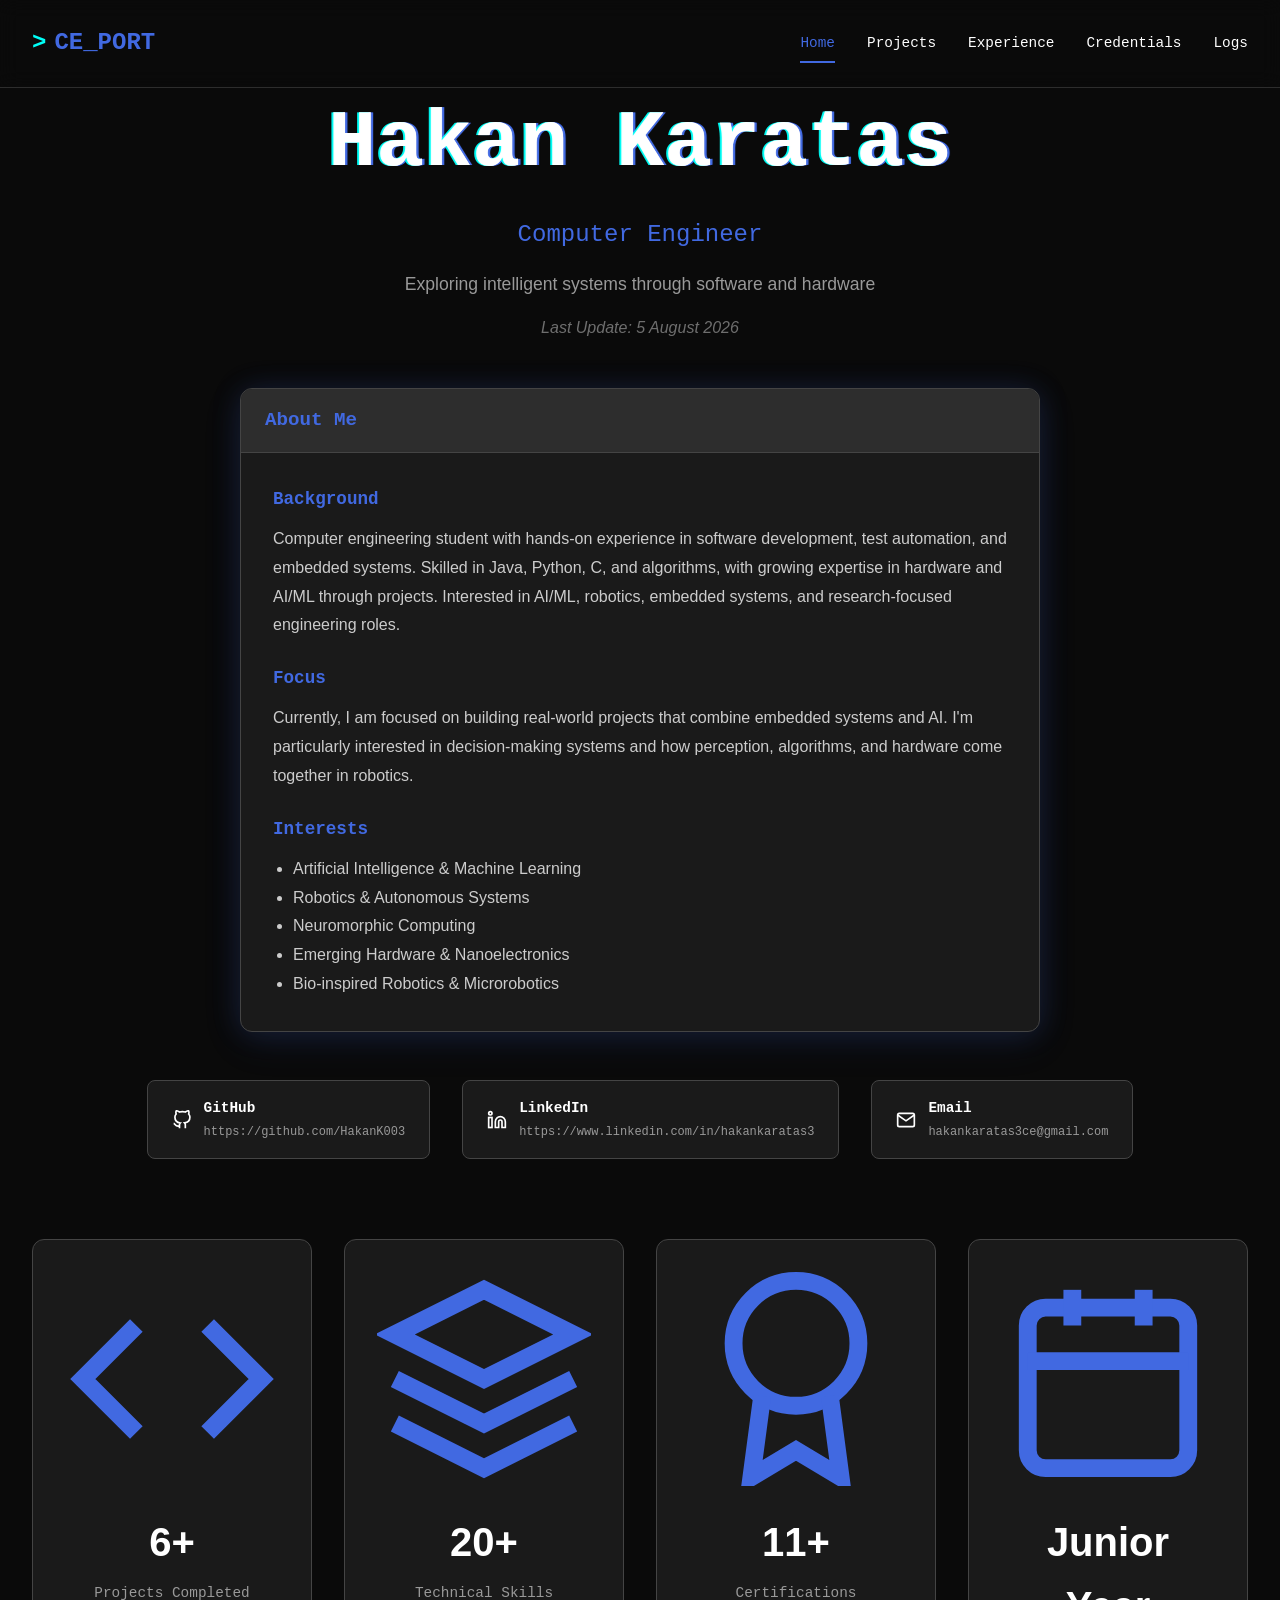
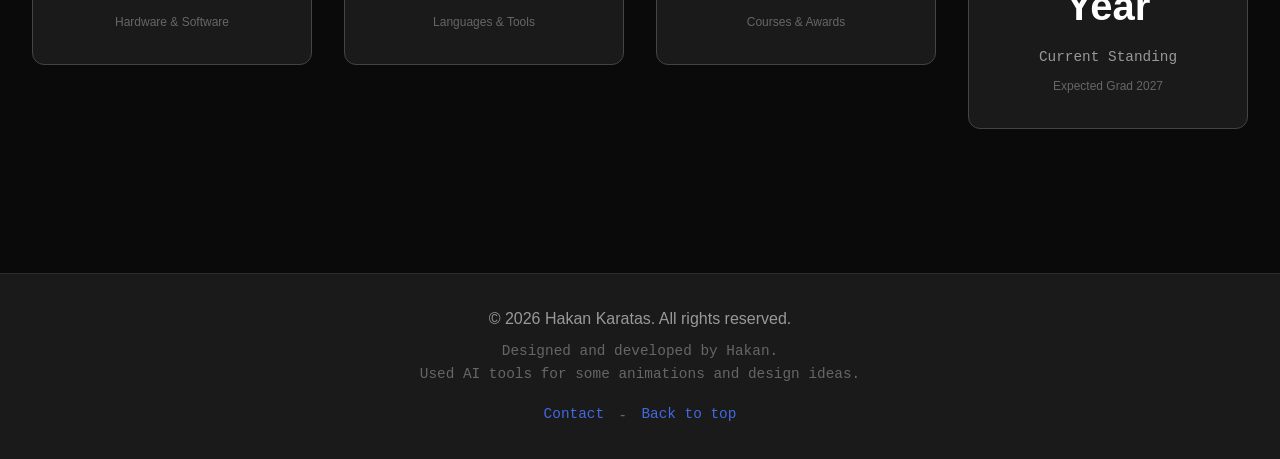
<file: index.html>
<!DOCTYPE html>
<html lang="en">
    <head>
        <meta charset="UTF-8" />
        <meta name="viewport" content="width=device-width, initial-scale=1.0" />
        <meta name="author" content="Hakan Karatas"/>
        <link rel="icon" href="/images/HKFavicon6.png">
        <title>Hakan Karatas | Portfolio</title>
        <link rel="stylesheet" href="css/style.css" />
        <!-- <link rel="stylesheet" href="style.css?v=1.1"> PREVENTS BROWSER CSS CACHE problems, but change version in each deployment -->
    </head>
    <body>
    <!-- Navigation -->
    <nav class="nav-container">
        <div class="nav-content">
            <a href="index.html" class="logo">CE_PORT</a>
            <div class="desktop-nav">
                <a href="index.html" class="nav-link active">Home</a>
                <a href="projects.html" class="nav-link">Projects</a>
                <a href="experience.html" class="nav-link">Experience</a>
                <a href="credentials.html" class="nav-link">Credentials</a>
                <!-- <a href="hobbies.html" class="nav-link">Hobbies</a> -->
                <a href="logs.html" class="nav-link">Logs</a>
            </div>
            <button class="menu-toggle" id="menuToggle" aria-label="Toggle menu">
                <span class="hamburger"></span>
            </button>
        </div>
        
        <!-- Mobile Menu -->
        <div class="mobile-menu" id="mobileMenu">
            <a href="index.html" class="mobile-nav-link">Home</a>
            <a href="projects.html" class="mobile-nav-link">Projects</a>
            <a href="experience.html" class="mobile-nav-link">Experience</a>
            <a href="credentials.html" class="mobile-nav-link">Credentials</a>
            <!-- <a href="hobbies.html" class="mobile-nav-link">Hobbies</a> -->
            <a href="logs.html" class="mobile-nav-link">Logs</a>
        </div>
    </nav>

    <!-- Main Content -->
    <main class="main-content">
        <!-- Hero Section -->
        <div class="hero-section">
            <div class="hero-title">
                <span class="glitch" data-text="Hakan Karatas">Hakan Karatas</span>
            </div>
            <p class="hero-subtitle">Computer Engineer</p>
            <p class="hero-tagline">
                Exploring intelligent systems through software and hardware
            </p>
            <p class="hero-date">
                <i>Last Update: 5 August 2026</i>
            </p>
            
            <!-- Summary Box -->
            <div class="summary-box">
                <div class="summary-header">
                    <h3>About Me</h3>
                </div>
                <div class="summary-content">
                    <div class="summary-section">
                        <h4>Background</h4>
                        <p>
                            Computer engineering student with hands-on experience in software development, test automation, and embedded systems. 
                            Skilled in Java, Python, C, and algorithms, with growing expertise in hardware and AI/ML through projects. 
                            Interested in AI/ML, robotics, embedded systems, and research-focused engineering roles.
                        </p>
                    </div>
                    <div class="summary-section">
                        <h4>Focus</h4>
                        <p>
                            Currently, I am focused on building real-world projects that combine embedded systems and AI.
                            I'm particularly interested in decision-making systems and how perception, algorithms, and hardware come together in robotics.                        
                        </p>
                    </div>              
                    <div class="summary-section">
                        <h4>Interests</h4>
                        <ul>
                            <li class="listitems">Artificial Intelligence & Machine Learning</li>
                            <li class="listitems">Robotics & Autonomous Systems</li>
                            <li class="listitems">Neuromorphic Computing</li>
                            <li class="listitems">Emerging Hardware & Nanoelectronics</li>
                            <li class="listitems">Bio-inspired Robotics & Microrobotics</li>
                        </ul>
                    </div>
                </div>
            </div>

            <!-- Social Links -->
            <div class="quick-links">
                <a href="https://github.com/HakanK003" target="_blank" class="social-link">
                    <svg class="icon" width="20" height="20" viewBox="0 0 24 24" fill="none" stroke="currentColor" stroke-width="2">
                        <path d="M9 19c-5 1.5-5-2.5-7-3m14 6v-3.87a3.37 3.37 0 0 0-.94-2.61c3.14-.35 6.44-1.54 6.44-7A5.44 5.44 0 0 0 20 4.77 5.07 5.07 0 0 0 19.91 1S18.73.65 16 2.48a13.38 13.38 0 0 0-7 0C6.27.65 5.09 1 5.09 1A5.07 5.07 0 0 0 5 4.77a5.44 5.44 0 0 0-1.5 3.78c0 5.42 3.3 6.61 6.44 7A3.37 3.37 0 0 0 9 18.13V22"></path>
                    </svg>
                    <div class="link-info">
                        <span class="link-label">GitHub</span>
                        <span class="link-url">https://github.com/HakanK003</span>
                    </div>
                </a>
                <a href="https://www.linkedin.com/in/hakankaratas3" target="_blank" class="social-link">
                    <svg class="icon" width="20" height="20" viewBox="0 0 24 24" fill="none" stroke="currentColor" stroke-width="2">
                        <path d="M16 8a6 6 0 0 1 6 6v7h-4v-7a2 2 0 0 0-2-2 2 2 0 0 0-2 2v7h-4v-7a6 6 0 0 1 6-6z"></path>
                        <rect x="2" y="9" width="4" height="12"></rect>
                        <circle cx="4" cy="4" r="2"></circle>
                    </svg>
                    <div class="link-info">
                        <span class="link-label">LinkedIn</span>
                        <span class="link-url">https://www.linkedin.com/in/hakankaratas3</span>
                    </div>
                </a>
                <a href="mailto:hakankaratas3qa@gmail.com" class="social-link">
                    <svg class="icon" width="20" height="20" viewBox="0 0 24 24" fill="none" stroke="currentColor" stroke-width="2">
                        <path d="M4 4h16c1.1 0 2 .9 2 2v12c0 1.1-.9 2-2 2H4c-1.1 0-2-.9-2-2V6c0-1.1.9-2 2-2z"></path>
                        <polyline points="22,6 12,13 2,6"></polyline>
                    </svg>
                    <div class="link-info">
                        <span class="link-label">Email</span>
                        <span class="link-url">hakankaratas3ce@gmail.com</span>
                    </div>
                </a>
            </div>
        </div>

        <!-- Stats Grid -->
        <div class="stats-grid">
            <a href="projects.html" class="link">
                <div class="stat-card">
                    <svg class="stat-icon" viewBox="0 0 24 24" fill="none" stroke="currentColor" stroke-width="2">
                        <polyline points="16 18 22 12 16 6"></polyline>
                        <polyline points="8 6 2 12 8 18"></polyline>
                    </svg>
                    <h3>6+</h3>
                    <p>Projects Completed</p>
                    <span class="stat-subtitle">Hardware & Software</span>
                </div>
            </a>
            <a href="projects.html#skills-section-id" class="link">
                <div class="stat-card">
                    <svg class="stat-icon" viewBox="0 0 24 24" fill="none" stroke="currentColor" stroke-width="2">
                        <polygon points="12 2 2 7 12 12 22 7 12 2"></polygon>
                        <polyline points="2 17 12 22 22 17"></polyline>
                        <polyline points="2 12 12 17 22 12"></polyline>
                    </svg>
                    <h3>20+</h3>
                    <p>Technical Skills</p>
                    <span class="stat-subtitle">Languages & Tools</span>
                </div>
            </a>
            <a href="credentials.html" class="link"> 
                <div class="stat-card">
                    <svg class="stat-icon" viewBox="0 0 24 24" fill="none" stroke="currentColor" stroke-width="2">
                        <circle cx="12" cy="8" r="7"></circle>
                        <polyline points="8.21 13.89 7 23 12 20 17 23 15.79 13.88"></polyline>
                    </svg>
                    <h3>11+</h3>
                    <p>Certifications</p>
                    <span class="stat-subtitle">Courses & Awards</span>
                </div>
            </a>
            <a href="credentials.html" class="link">
                <div class="stat-card">
                    <svg class="stat-icon" viewBox="0 0 24 24" fill="none" stroke="currentColor" stroke-width="2">
                        <rect x="3" y="4" width="18" height="18" rx="2" ry="2"></rect>
                        <line x1="16" y1="2" x2="16" y2="6"></line>
                        <line x1="8" y1="2" x2="8" y2="6"></line>
                        <line x1="3" y1="10" x2="21" y2="10"></line>
                    </svg>
                    <h3>Junior Year</h3>
                    <p>Current Standing</p>
                    <span class="stat-subtitle">Expected Grad 2027</span>
                </div>
            </a>
        </div>
    </main>

    <!-- Footer -->
    <footer class="footer">
        <div class="footer-content">
            <p class="footer-text">© 2026 Hakan Karatas. All rights reserved.</p>
            <p class="footer-credit">Designed and developed by Hakan.<br>Used AI tools for some animations and design ideas.</p>
            <div class="footer-links">
                <a href="mailto:hakankaratas3ce@gmail.com">Contact</a>
                <span class="footer-separator">-</span>
                <a href="#top">Back to top</a>
            </div>
        </div>
    </footer>
        
    </body>
    <script src="js/main.js"></script>

</html>
</file>
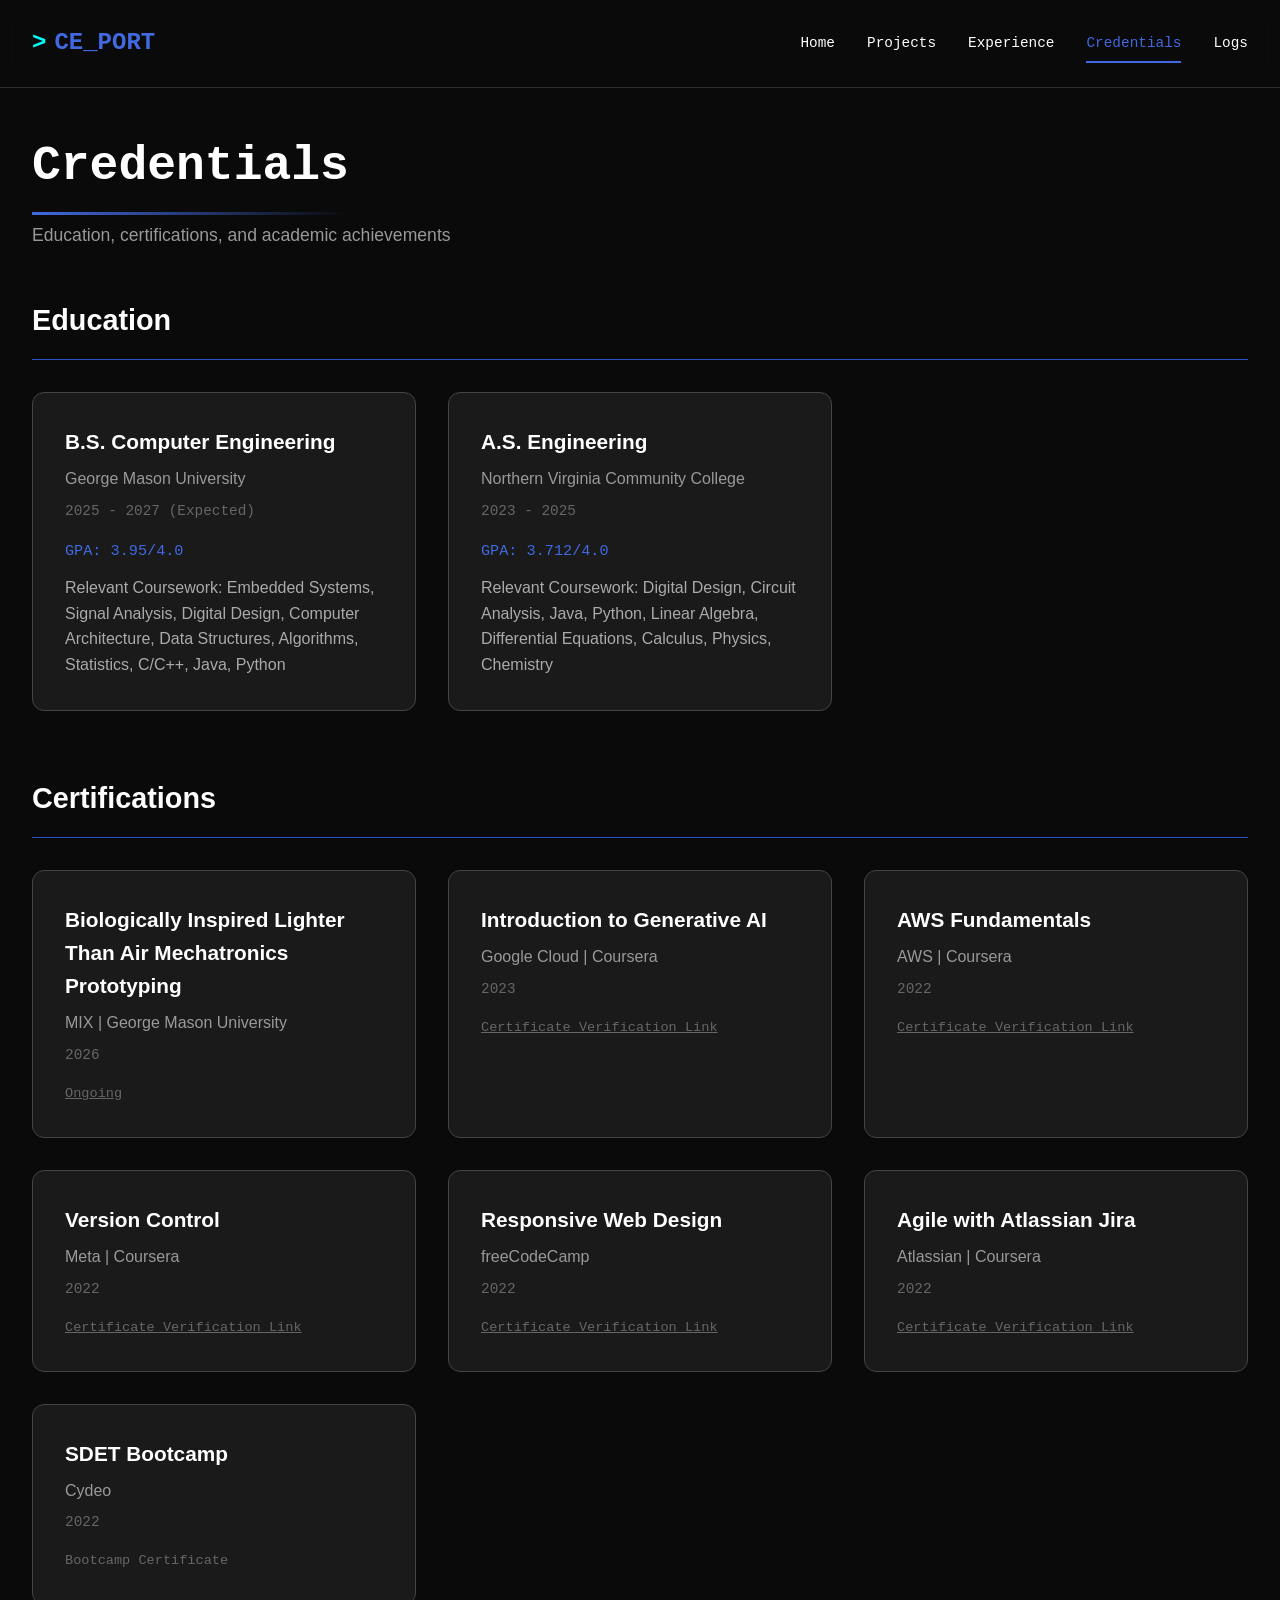
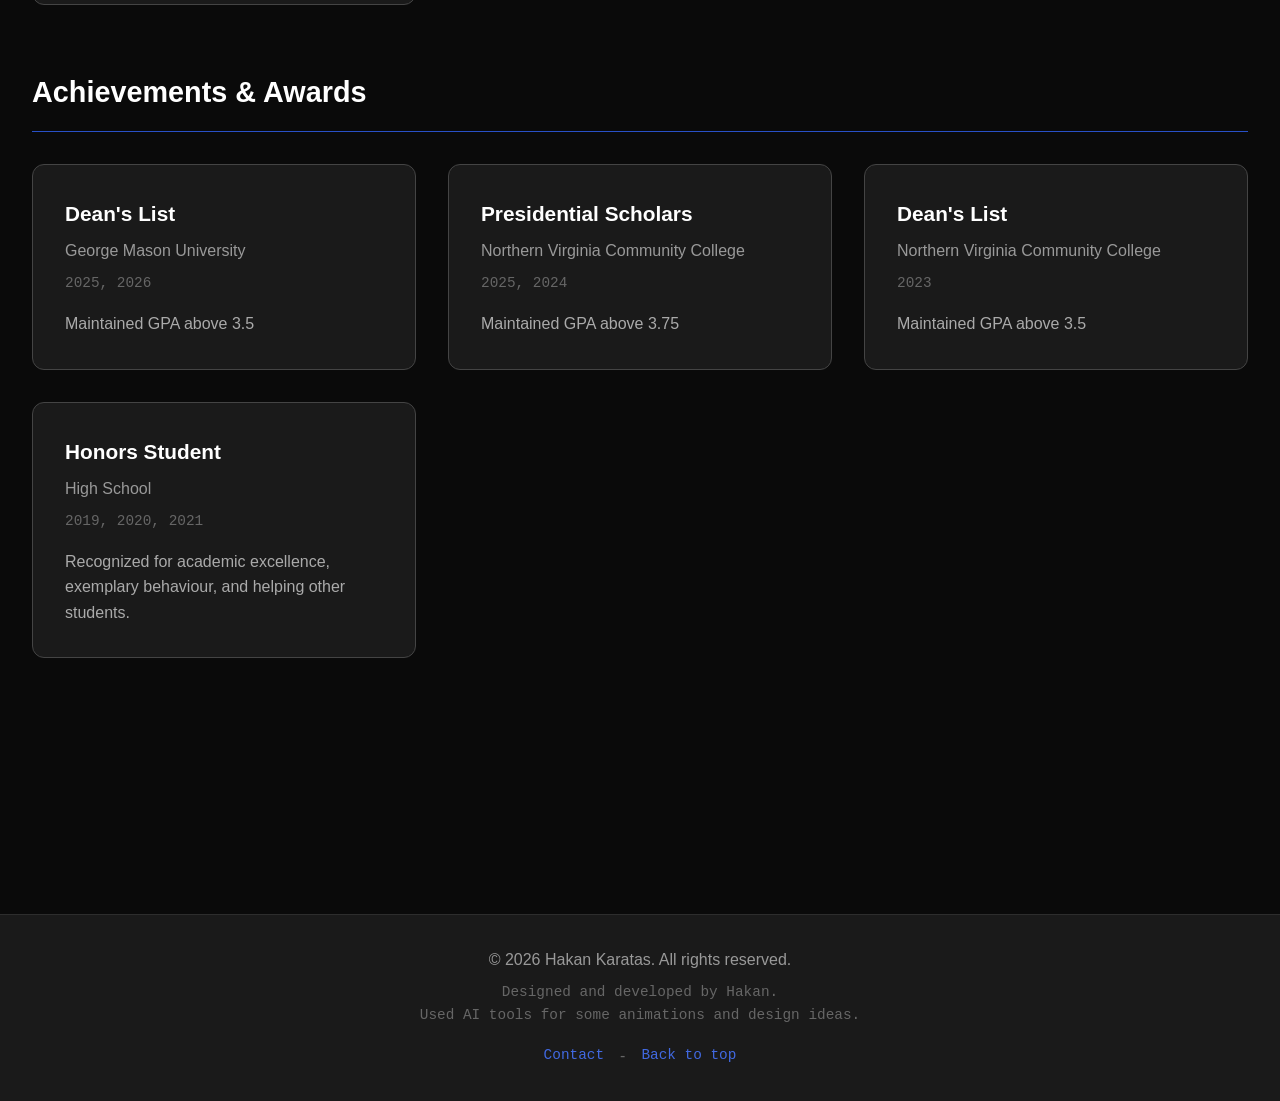
<file: credentials.html>
<!DOCTYPE html>
<html lang="en">
<head>
    <meta charset="UTF-8">
    <meta name="viewport" content="width=device-width, initial-scale=1.0">
    <title>Credentials | Hakan Karatas</title>
    <link rel="icon" href="/images/HKFavicon6.png">
    <!-- <link href="https://fonts.googleapis.com/css2?family=Space+Mono:wght@400;700&family=JetBrains+Mono:wght@300;400;600&family=Archivo:wght@300;400;600;700&display=swap" rel="stylesheet"> -->
    <link rel="stylesheet" href="css/style.css">
</head>
<body>
    <!-- Navigation -->
    <nav class="nav-container">
        <div class="nav-content">
            <a href="index.html" class="logo">CE_PORT</a>
            <div class="desktop-nav">
                <a href="index.html" class="nav-link">Home</a>
                <a href="projects.html" class="nav-link">Projects</a>
                <a href="experience.html" class="nav-link">Experience</a>
                <a href="credentials.html" class="nav-link active">Credentials</a>
                <!-- <a href="hobbies.html" class="nav-link">Hobbies</a> -->
                <a href="logs.html" class="nav-link">Logs</a>
            </div>
            <button class="menu-toggle" id="menuToggle" aria-label="Toggle menu">
                <span class="hamburger"></span>
            </button>
        </div>
        
        <!-- Mobile Menu -->
        <div class="mobile-menu" id="mobileMenu">
            <a href="index.html" class="mobile-nav-link">Home</a>
            <a href="projects.html" class="mobile-nav-link">Projects</a>
            <a href="experience.html" class="mobile-nav-link">Experience</a>
            <a href="credentials.html" class="mobile-nav-link">Credentials</a>
            <!-- <a href="hobbies.html" class="mobile-nav-link">Hobbies</a> -->
            <a href="logs.html" class="mobile-nav-link">Logs</a>
        </div>
    </nav>

    <main class="main-content">
        <div class="section-content">
            <h2 class="section-title">Credentials</h2>
            <p class="section-description">Education, certifications, and academic achievements</p>
            
            <div class="credentials-section">
                <div class="credentials-section-header">
                    <h3>Education</h3>
                </div>
                <div class="credentials-grid">
                    <div class="credential-card">
                        <h4>B.S. Computer Engineering</h4>
                        <p class="credential-institution">George Mason University</p>
                        <p class="credential-period">2025 - 2027 (Expected)</p>
                        <p class="credential-gpa">GPA: 3.95/4.0</p>
                        <p class="credential-details">
                            Relevant Coursework: Embedded Systems, Signal Analysis, Digital Design, Computer Architecture, 
                            Data Structures, Algorithms, Statistics, C/C++, Java, Python
                        </p>
                    </div>
                    <div class="credential-card">
                        <h4>A.S. Engineering</h4>
                        <p class="credential-institution">Northern Virginia Community College</p>
                        <p class="credential-period">2023 - 2025</p>
                        <p class="credential-gpa">GPA: 3.712/4.0</p>
                        <p class="credential-details">
                            Relevant Coursework: Digital Design, Circuit Analysis, Java, Python, Linear Algebra, Differential Equations, Calculus, Physics, Chemistry
                        </p>
                    </div>
                </div>
            </div>

            <div class="credentials-section">
                <div class="credentials-section-header">
                    <h3>Certifications</h3>
                </div>
                <div class="credentials-grid">
                    <div class="credential-card">
                        <h4>Biologically Inspired Lighter Than Air Mechatronics Prototyping</h4>
                        <p class="credential-institution">MIX | George Mason University</p>
                        <p class="credential-period">2026</p>
                        <p class="credential-id"><a href="" target="_blank" class="credential-id">Ongoing</a></p>
                    </div>
                    <div class="credential-card">
                        <h4>Introduction to Generative AI</h4>
                        <p class="credential-institution">Google Cloud | Coursera</p>
                        <p class="credential-period">2023</p>
                        <p class="credential-id"><a href="https://www.coursera.org/account/accomplishments/verify/CYBKGCUAPUFZ" target="_blank" class="credential-id">Certificate Verification Link</a></p>
                    </div>
                    <div class="credential-card">
                        <h4>AWS Fundamentals</h4>
                        <p class="credential-institution">AWS | Coursera</p>
                        <p class="credential-period">2022</p>
                        <p class="credential-id"><a href="https://coursera.org/verify/specialization/6PQLNCX6XDWV" target="_blank" class="credential-id">Certificate Verification Link</a></p>
                    </div>
                    <div class="credential-card">
                        <h4>Version Control</h4>
                        <p class="credential-institution">Meta | Coursera</p>
                        <p class="credential-period">2022</p>
                        <p class="credential-id"><a href="https://coursera.org/verify/AJGSAJHQA66Q" target="_blank" class="credential-id">Certificate Verification Link</a></p>
                    </div>
                    <div class="credential-card">
                        <h4>Responsive Web Design</h4>
                        <p class="credential-institution">freeCodeCamp</p>
                        <p class="credential-period">2022</p>
                        <p class="credential-id"><a href="https://www.freecodecamp.org/certification/responsive-web-design" target="_blank" class="credential-id">Certificate Verification Link</a></p>
                    </div>
                    <div class="credential-card">
                        <h4>Agile with Atlassian Jira</h4>
                        <p class="credential-institution">Atlassian | Coursera</p>
                        <p class="credential-period">2022</p>
                        <p class="credential-id"><a href="https://coursera.org/verify/ZM58YF378BRB" target="_blank" class="credential-id">Certificate Verification Link</a></p>
                    </div>
                    <div class="credential-card">
                        <h4>SDET Bootcamp</h4>
                        <p class="credential-institution">Cydeo</p>
                        <p class="credential-period">2022</p>
                        <p class="credential-id">Bootcamp Certificate</p>
                    </div>
                </div>
            </div>

            <div class="credentials-section">
                <div class="credentials-section-header">
                    <h3>Achievements & Awards</h3>
                </div>
                <div class="credentials-grid">
                    <div class="credential-card">
                        <h4>Dean's List</h4>
                        <p class="credential-institution">George Mason University</p>
                        <p class="credential-period">2025, 2026</p>
                        <p class="credential-details">Maintained GPA above 3.5</p>
                    </div>
                    <div class="credential-card">
                        <h4>Presidential Scholars</h4>
                        <p class="credential-institution">Northern Virginia Community College</p>
                        <p class="credential-period">2025, 2024</p>
                        <p class="credential-details">Maintained GPA above 3.75</p>
                    </div>
                    <div class="credential-card">
                        <h4>Dean's List</h4>
                        <p class="credential-institution">Northern Virginia Community College</p>
                        <p class="credential-period">2023</p>
                        <p class="credential-details">Maintained GPA above 3.5</p>
                    </div>
                    <div class="credential-card">
                        <h4>Honors Student</h4>
                        <p class="credential-institution">High School</p>
                        <p class="credential-period">2019, 2020, 2021</p>
                        <p class="credential-details">Recognized for academic excellence, exemplary behaviour, and helping other students.</p>
                    </div>
                </div>
            </div>
        </div>
    </main>

    <footer class="footer">
        <div class="footer-content">
            <p class="footer-text">© 2026 Hakan Karatas. All rights reserved.</p>
            <p class="footer-credit">Designed and developed by Hakan.<br>Used AI tools for some animations and design ideas.</p>
            <div class="footer-links">
                <a href="mailto:hakankaratas3ce@gmail.com">Contact</a>
                <span class="footer-separator">-</span>
                <a href="#top">Back to top</a>
            </div>
        </div>
    </footer>
    <script src="js/main.js"></script>
</body>
</html>
</file>
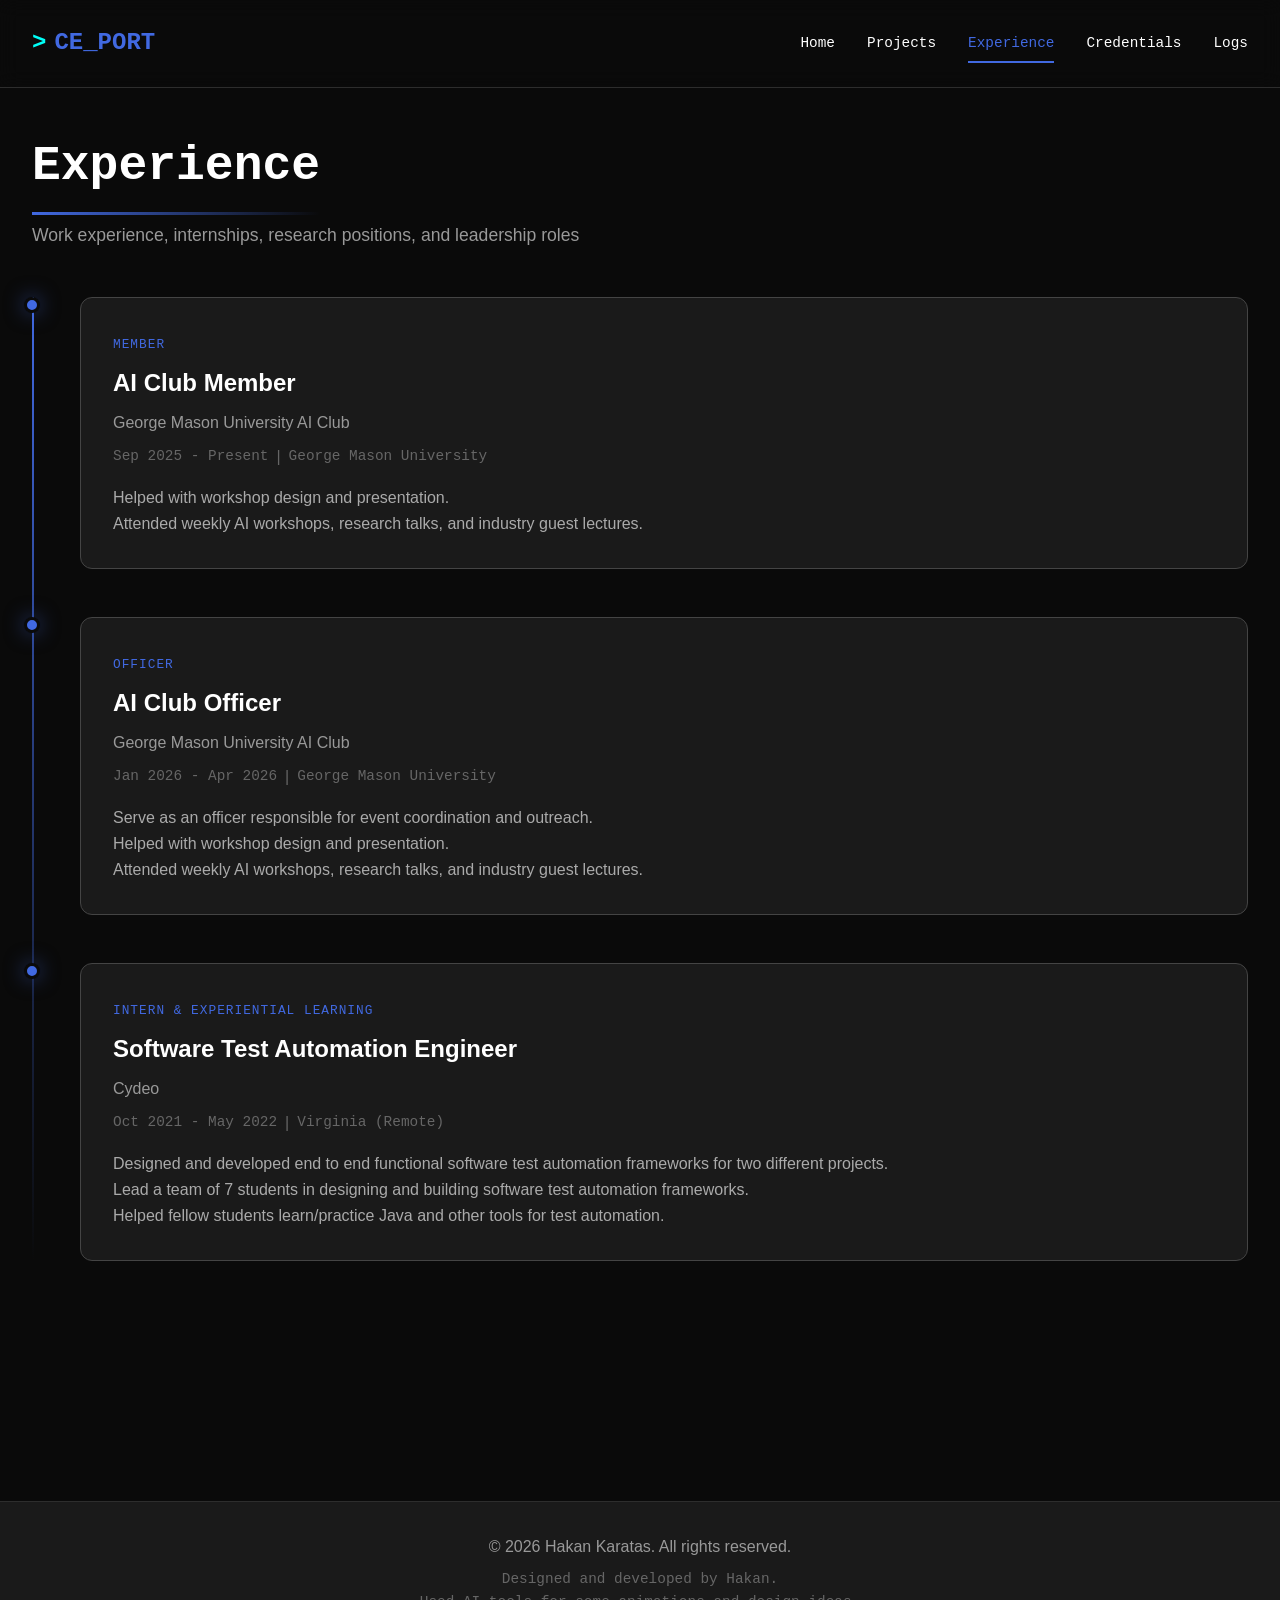
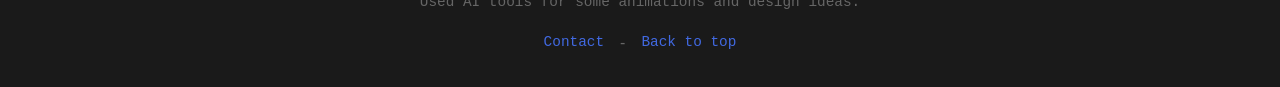
<file: experience.html>
<!DOCTYPE html>
<html lang="en">
<head>
    <meta charset="UTF-8">
    <meta name="viewport" content="width=device-width, initial-scale=1.0">
    <title>Experience | Hakan Karatas</title>
    <link rel="icon" href="/images/HKFavicon6.png">
    <!-- <link href="https://fonts.googleapis.com/css2?family=Space+Mono:wght@400;700&family=JetBrains+Mono:wght@300;400;600&family=Archivo:wght@300;400;600;700&display=swap" rel="stylesheet"> -->
    <link rel="stylesheet" href="css/style.css">
</head>
<body>
    <!-- Navigation -->
    <nav class="nav-container">
        <div class="nav-content">
            <a href="index.html" class="logo">CE_PORT</a>
            <div class="desktop-nav">
                <a href="index.html" class="nav-link">Home</a>
                <a href="projects.html" class="nav-link">Projects</a>
                <a href="experience.html" class="nav-link active">Experience</a>
                <a href="credentials.html" class="nav-link">Credentials</a>
                <!-- <a href="hobbies.html" class="nav-link">Hobbies</a> -->
                <a href="logs.html" class="nav-link">Logs</a>
            </div>
            <button class="menu-toggle" id="menuToggle" aria-label="Toggle menu">
                <span class="hamburger"></span>
            </button>
        </div>
        
        <!-- Mobile Menu -->
        <div class="mobile-menu" id="mobileMenu">
            <a href="index.html" class="mobile-nav-link">Home</a>
            <a href="projects.html" class="mobile-nav-link">Projects</a>
            <a href="experience.html" class="mobile-nav-link">Experience</a>
            <a href="credentials.html" class="mobile-nav-link">Credentials</a>
            <!-- <a href="hobbies.html" class="mobile-nav-link">Hobbies</a> -->
            <a href="logs.html" class="mobile-nav-link">Logs</a>
        </div>
    </nav>

    <main class="main-content">
        <div class="section-content">
            <h2 class="section-title">Experience</h2>
            <p class="section-description">
                Work experience, internships, research positions, and leadership roles
            </p>
            
            <div class="credentials-timeline">
                <!-- <div class="credential-item">
                    <div class="credential-marker"></div>
                    <div class="credential-content">
                        <span class="credential-type">Internship</span>
                        <h3>Embedded Systems Intern</h3>
                        <p class="credential-institution">Tech Company Name</p>
                        <div class="experience-meta">
                            <span class="experience-period">Summer 2024</span>
                            <span class="meta-separator">•</span>
                            <span class="experience-location">City, State</span>
                        </div>
                        <p class="credential-details">
                            Developed firmware for IoT devices using ARM Cortex-M microcontrollers. Worked on sensor 
                            integration and data processing algorithms. Collaborated with hardware team on PCB design improvements.
                        </p>
                    </div>
                </div> -->

                <div class="credential-item">
                    <div class="credential-marker"></div>
                    <div class="credential-content">
                        <span class="credential-type">Member</span>
                        <h3>AI Club Member</h3>
                        <p class="credential-institution">George Mason University AI Club</p>
                        <div class="experience-meta">
                            <span class="experience-period">Sep 2025 - Present</span>
                            <span class="meta-separator">|</span>
                            <span class="experience-location">George Mason University</span>
                        </div>
                        <p class="credential-details">
                            Helped with workshop design and presentation. <br>
                            Attended weekly AI workshops, research talks, and industry guest lectures.
                        </p>
                    </div>
                </div>

                <div class="credential-item">
                    <div class="credential-marker"></div>
                    <div class="credential-content">
                        <span class="credential-type">Officer</span>
                        <h3>AI Club Officer</h3>
                        <p class="credential-institution">George Mason University AI Club</p>
                        <div class="experience-meta">
                            <span class="experience-period">Jan 2026 - Apr 2026</span>
                            <span class="meta-separator">|</span>
                            <span class="experience-location">George Mason University</span>
                        </div>
                        <p class="credential-details">
                            Serve as an officer responsible for event coordination and outreach. <br>
                            Helped with workshop design and presentation. <br>
                            Attended weekly AI workshops, research talks, and industry guest lectures.
                        </p>
                    </div>
                </div>

                <div class="credential-item">
                    <div class="credential-marker"></div>
                    <div class="credential-content">
                        <span class="credential-type">Intern & Experiential Learning</span>
                        <h3>Software Test Automation Engineer</h3>
                        <p class="credential-institution">Cydeo</p>
                        <div class="experience-meta">
                            <span class="experience-period">Oct 2021 - May 2022</span>
                            <span class="meta-separator">|</span>
                            <span class="experience-location">Virginia (Remote)</span>
                        </div>
                        <p class="credential-details">
                            Designed and developed end to end functional software test automation frameworks for two different projects. <br>
                            Lead a team of 7 students in designing and building software test automation frameworks. <br>
                            Helped fellow students learn/practice Java and other tools for test automation.
                        </p>
                    </div>
                </div>

            </div>
        </div>
    </main>

    <footer class="footer">
        <div class="footer-content">
            <p class="footer-text">© 2026 Hakan Karatas. All rights reserved.</p>
            <p class="footer-credit">Designed and developed by Hakan.<br>Used AI tools for some animations and design ideas.</p>
            <div class="footer-links">
                <a href="mailto:hakankaratas3ce@gmail.com">Contact</a>
                <span class="footer-separator">-</span>
                <a href="#top">Back to top</a>
            </div>
        </div>
    </footer>

    <script src="js/main.js"></script>
</body>
</html>
</file>
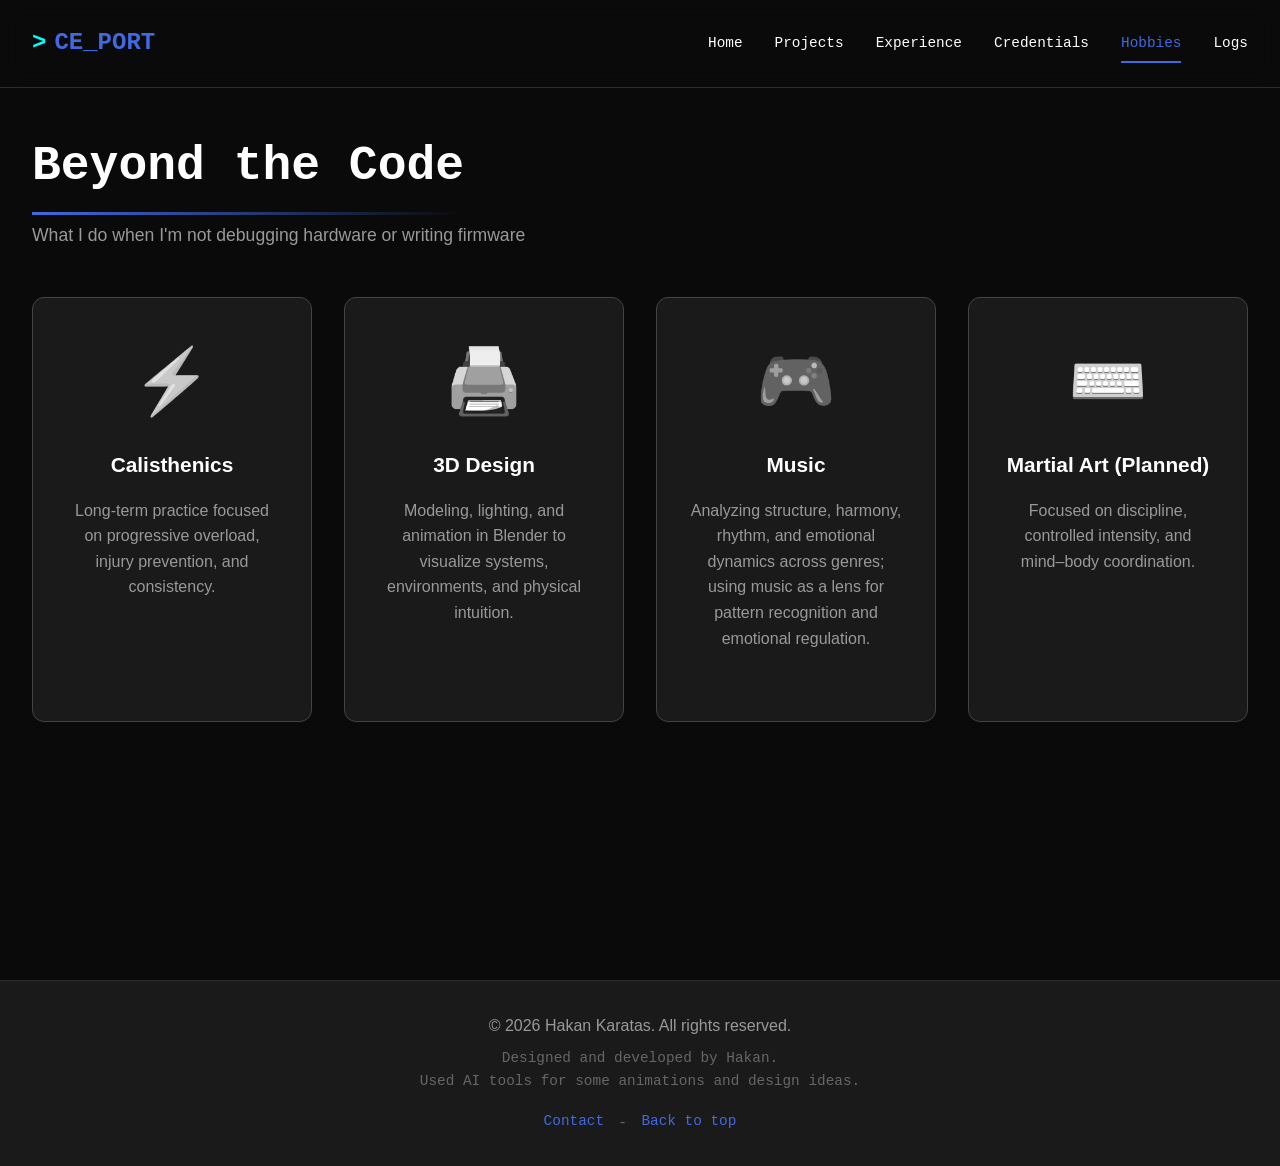
<file: hobbies.html>
<!DOCTYPE html>
<html lang="en">
<head>
    <meta charset="UTF-8">
    <meta name="viewport" content="width=device-width, initial-scale=1.0">
    <title>Hobbies | Hakan Karatas</title>
    <link rel="icon" href="/images/HKFavicon6.png">
    <!-- <link href="https://fonts.googleapis.com/css2?family=Space+Mono:wght@400;700&family=JetBrains+Mono:wght@300;400;600&family=Archivo:wght@300;400;600;700&display=swap" rel="stylesheet"> -->
    <link rel="stylesheet" href="css/style.css">
</head>
<body>
    <!-- Navigation -->
    <nav class="nav-container">
        <div class="nav-content">
            <a href="index.html" class="logo">CE_PORT</a>
            <div class="desktop-nav">
                <a href="index.html" class="nav-link">Home</a>
                <a href="projects.html" class="nav-link">Projects</a>
                <a href="experience.html" class="nav-link">Experience</a>
                <a href="credentials.html" class="nav-link">Credentials</a>
                <a href="hobbies.html" class="nav-link active">Hobbies</a>
                <a href="logs.html" class="nav-link">Logs</a>
            </div>
            <button class="menu-toggle" id="menuToggle" aria-label="Toggle menu">
                <span class="hamburger"></span>
            </button>
        </div>
        
        <!-- Mobile Menu -->
        <div class="mobile-menu" id="mobileMenu">
            <a href="index.html" class="mobile-nav-link">Home</a>
            <a href="projects.html" class="mobile-nav-link">Projects</a>
            <a href="experience.html" class="mobile-nav-link">Experience</a>
            <a href="credentials.html" class="mobile-nav-link">Credentials</a>
            <a href="hobbies.html" class="mobile-nav-link">Hobbies</a>
            <a href="logs.html" class="mobile-nav-link">Logs</a>
        </div>
    </nav>
    <main class="main-content">
        <div class="section-content">
            <h2 class="section-title">Beyond the Code</h2>
            <p class="section-description">What I do when I'm not debugging hardware or writing firmware</p>
            
            <div class="hobbies-grid">
                <div class="hobby-card" onclick="openModal('electronics')">
                    <div class="hobby-icon">⚡</div>
                    <h3>Calisthenics</h3>
                    <p>Long-term practice focused on progressive overload, injury prevention, and consistency.</p>
                    <div class="hobby-action">
                        <span>Learn more</span>
                        <span>→</span>
                    </div>
                </div>

                <div class="hobby-card" onclick="openModal('3dprinting')">
                    <div class="hobby-icon">🖨️</div>
                    <h3>3D Design</h3>
                    <p>Modeling, lighting, and animation in Blender to visualize systems, environments, and physical intuition.</p>
                    <div class="hobby-action">
                        <span>Learn more</span>
                        <span>→</span>
                    </div>
                </div>

                <div class="hobby-card" onclick="openModal('gaming')">
                    <div class="hobby-icon">🎮</div>
                    <h3>Music</h3>
                    <p>Analyzing structure, harmony, rhythm, and emotional dynamics across genres; using music as a lens for pattern recognition and emotional regulation.</p>
                    <div class="hobby-action">
                        <span>Learn more</span>
                        <span>→</span>
                    </div>
                </div>
                
                <div class="hobby-card" onclick="openModal('keyboards')">
                    <div class="hobby-icon">⌨️</div>
                    <h3>Martial Art (Planned)</h3>
                    <p>Focused on discipline, controlled intensity, and mind–body coordination.</p>
                    <div class="hobby-action">
                        <span>Learn more</span>
                        <span>→</span>
                    </div>
                </div>
            </div>
        </div>
    </main>

    <!-- Modals -->
    <div id="modal-electronics" class="modal-overlay" onclick="closeModal('electronics')">
        <div class="modal-content" onclick="event.stopPropagation()">
            <button class="modal-close" onclick="closeModal('electronics')">✕</button>
            <div class="modal-header">
                <span class="modal-icon">⚡</span>
                <h2>Electronics Tinkering</h2>
            </div>
            <div class="modal-body">
                <p class="modal-description">
                    I love taking things apart to understand how they work. From vintage radios to modern IoT devices, 
                    reverse engineering hardware teaches me invaluable lessons about design decisions and engineering trade-offs.
                </p>
                <div class="modal-section">
                    <h3>Notable Projects & Accomplishments</h3>
                    <ul class="modal-list">
                        <li>Modified vintage radio to add Bluetooth connectivity</li>
                        <li>Reverse engineered a smart home device protocol</li>
                        <li>Built custom Arduino-based automation systems</li>
                        <li>Repaired and upgraded retro gaming consoles</li>
                    </ul>
                </div>
            </div>
        </div>
    </div>

    <div id="modal-keyboards" class="modal-overlay" onclick="closeModal('keyboards')">
        <div class="modal-content" onclick="event.stopPropagation()">
            <button class="modal-close" onclick="closeModal('keyboards')">✕</button>
            <div class="modal-header">
                <span class="modal-icon">⌨️</span>
                <h2>Mechanical Keyboards</h2>
            </div>
            <div class="modal-body">
                <p class="modal-description">
                    Mechanical keyboards combine engineering, aesthetics, and functionality. I design custom PCBs, 
                    hand-solder switches, and program firmware to create unique typing experiences.
                </p>
                <div class="modal-section">
                    <h3>Notable Projects & Accomplishments</h3>
                    <ul class="modal-list">
                        <li>Designed and built a 60% split keyboard</li>
                        <li>Created custom QMK firmware with advanced macros</li>
                        <li>3D printed custom keyboard cases</li>
                        <li>Experimented with different switch types and keycap profiles</li>
                    </ul>
                </div>
            </div>
        </div>
    </div>

    <div id="modal-3dprinting" class="modal-overlay" onclick="closeModal('3dprinting')">
        <div class="modal-content" onclick="event.stopPropagation()">
            <button class="modal-close" onclick="closeModal('3dprinting')">✕</button>
            <div class="modal-header">
                <span class="modal-icon">🖨️</span>
                <h2>3D Printing</h2>
            </div>
            <div class="modal-body">
                <p class="modal-description">
                    3D printing bridges the gap between digital design and physical reality. I use it to create custom 
                    enclosures for electronics projects, replacement parts, and functional prototypes.
                </p>
                <div class="modal-section">
                    <h3>Notable Projects & Accomplishments</h3>
                    <ul class="modal-list">
                        <li>Designed enclosures for Raspberry Pi projects</li>
                        <li>Created custom mounting brackets for sensors</li>
                        <li>Printed replacement parts for vintage electronics</li>
                        <li>Experimented with different materials (PLA, PETG, TPU)</li>
                    </ul>
                </div>
            </div>
        </div>
    </div>

    <div id="modal-gaming" class="modal-overlay" onclick="closeModal('gaming')">
        <div class="modal-content" onclick="event.stopPropagation()">
            <button class="modal-close" onclick="closeModal('gaming')">✕</button>
            <div class="modal-header">
                <span class="modal-icon">🎮</span>
                <h2>Retro Gaming</h2>
            </div>
            <div class="modal-body">
                <p class="modal-description">
                    Classic game consoles are fascinating pieces of engineering history. I collect, restore, and 
                    sometimes modify them to keep these pieces of computing history alive.
                </p>
                <div class="modal-section">
                    <h3>Notable Projects & Accomplishments</h3>
                    <ul class="modal-list">
                        <li>Restored original Nintendo Entertainment System</li>
                        <li>Built a MAME arcade cabinet from scratch</li>
                        <li>Modified Game Boy for backlit screen</li>
                        <li>Developed FPGA-based console emulators</li>
                    </ul>
                </div>
            </div>
        </div>
    </div>

    <footer class="footer">
        <div class="footer-content">
            <p class="footer-text">© 2026 Hakan Karatas. All rights reserved.</p>
            <p class="footer-credit">Designed and developed by Hakan.<br>Used AI tools for some animations and design ideas.</p>
            <div class="footer-links">
                <a href="mailto:hakankaratas3ce@gmail.com">Contact</a>
                <span class="footer-separator">-</span>
                <a href="#top">Back to top</a>
            </div>
        </div>
    </footer>
    <script src="js/main.js"></script>
    <script src="js/hobbies.js"></script>
</body>
</html>
</file>
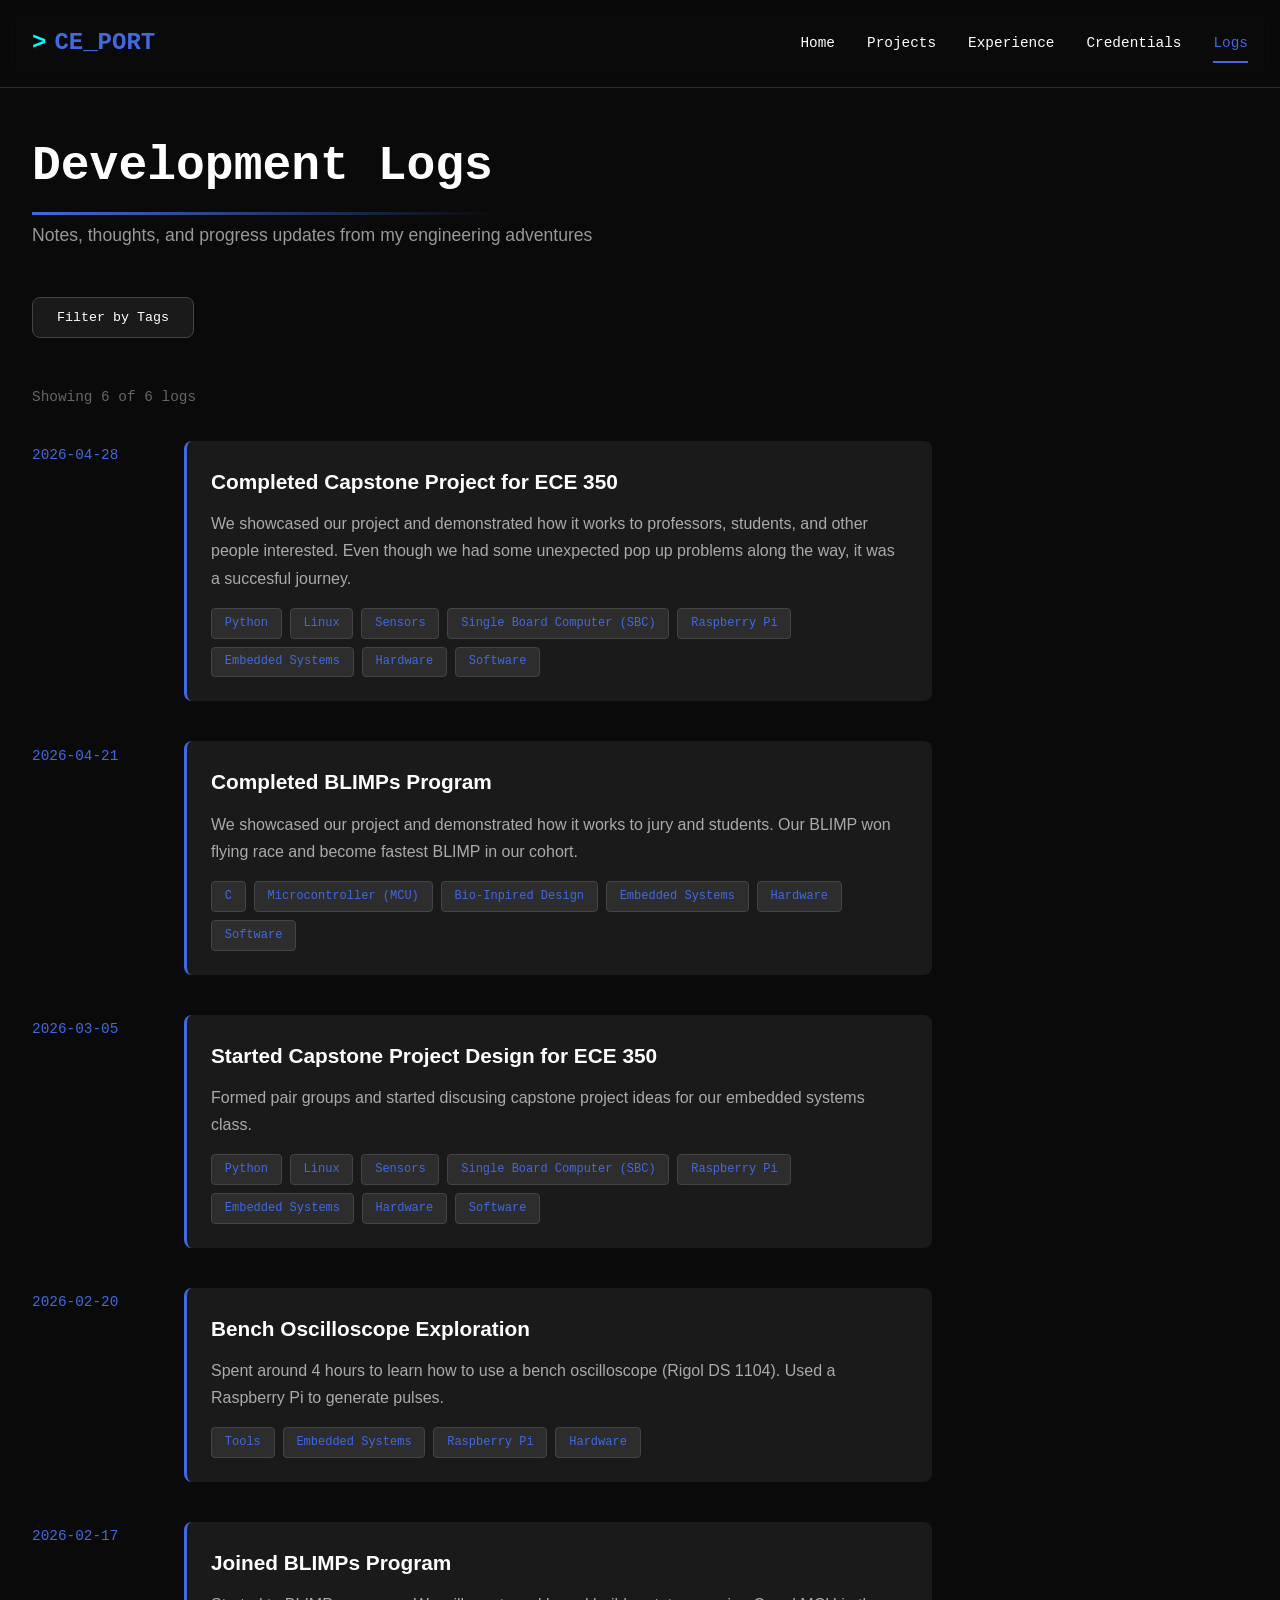
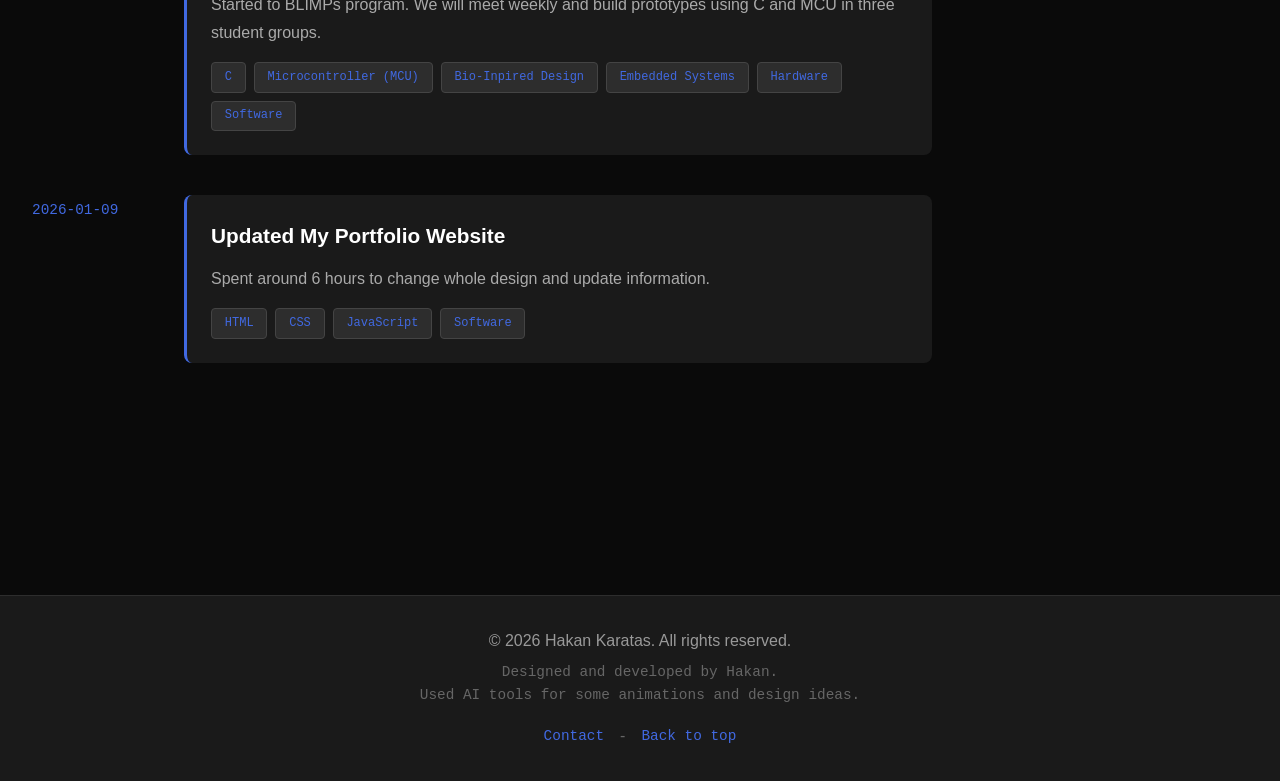
<file: logs.html>
<!DOCTYPE html>
<html lang="en">
<head>
    <meta charset="UTF-8">
    <meta name="viewport" content="width=device-width, initial-scale=1.0">
    <title>Logs | Hakan Karatas</title>
    <link rel="icon" href="/images/HKFavicon6.png">
    <!-- <link href="https://fonts.googleapis.com/css2?family=Space+Mono:wght@400;700&family=JetBrains+Mono:wght@300;400;600&family=Archivo:wght@300;400;600;700&display=swap" rel="stylesheet"> -->
    <link rel="stylesheet" href="css/style.css">
</head>
<body>
    <!-- Navigation -->
    <nav class="nav-container">
        <div class="nav-content">
            <a href="index.html" class="logo">CE_PORT</a>
            <div class="desktop-nav">
                <a href="index.html" class="nav-link">Home</a>
                <a href="projects.html" class="nav-link">Projects</a>
                <a href="experience.html" class="nav-link">Experience</a>
                <a href="credentials.html" class="nav-link">Credentials</a>
                <!-- <a href="hobbies.html" class="nav-link">Hobbies</a> -->
                <a href="logs.html" class="nav-link active">Logs</a>
            </div>
            <button class="menu-toggle" id="menuToggle" aria-label="Toggle menu">
                <span class="hamburger"></span>
            </button>
        </div>
        
        <!-- Mobile Menu -->
        <div class="mobile-menu" id="mobileMenu">
            <a href="index.html" class="mobile-nav-link">Home</a>
            <a href="projects.html" class="mobile-nav-link">Projects</a>
            <a href="experience.html" class="mobile-nav-link">Experience</a>
            <a href="credentials.html" class="mobile-nav-link">Credentials</a>
            <!-- <a href="hobbies.html" class="mobile-nav-link">Hobbies</a> -->
            <a href="logs.html" class="mobile-nav-link">Logs</a>
        </div>
    </nav>

    <main class="main-content">
        <div class="section-content">
            <h2 class="section-title">Development Logs</h2>
            <p class="section-description">Notes, thoughts, and progress updates from my engineering adventures</p>
            
            <div class="logs-filter-container">
                <button class="filter-toggle" id="filterToggle">
                    Filter by Tags
                    <span class="filter-count" id="filterCount" style="display:none;">0</span>
                </button>

                <div class="active-filters" id="activeFilters"></div>

                <div class="filter-dropdown" id="filterDropdown" style="display:none;">
                    <div class="filter-dropdown-header">
                        <h4>Select Tags</h4>
                        <span class="filter-instruction">Click to toggle filters</span>
                    </div>
                    <div class="filter-tags" id="filterTags"></div>
                </div>
            </div>

            <div class="logs-counter" id="logsCounter">Showing 8 of 8 logs</div>

            <div class="logs-container" id="logsContainer">
                <!-- Logs populated by JavaScript -->
            </div>
        </div>
    </main>

    <footer class="footer">
        <div class="footer-content">
            <p class="footer-text">© 2026 Hakan Karatas. All rights reserved.</p>
            <p class="footer-credit">Designed and developed by Hakan.<br>Used AI tools for some animations and design ideas.</p>
            <div class="footer-links">
                <a href="mailto:hakankaratas3ce@gmail.com">Contact</a>
                <span class="footer-separator">-</span>
                <a href="#top">Back to top</a>
            </div>
        </div>
    </footer>
    <script src="js/main.js"></script>
    <script src="js/logs.js"></script>
</body>
</html>
</file>
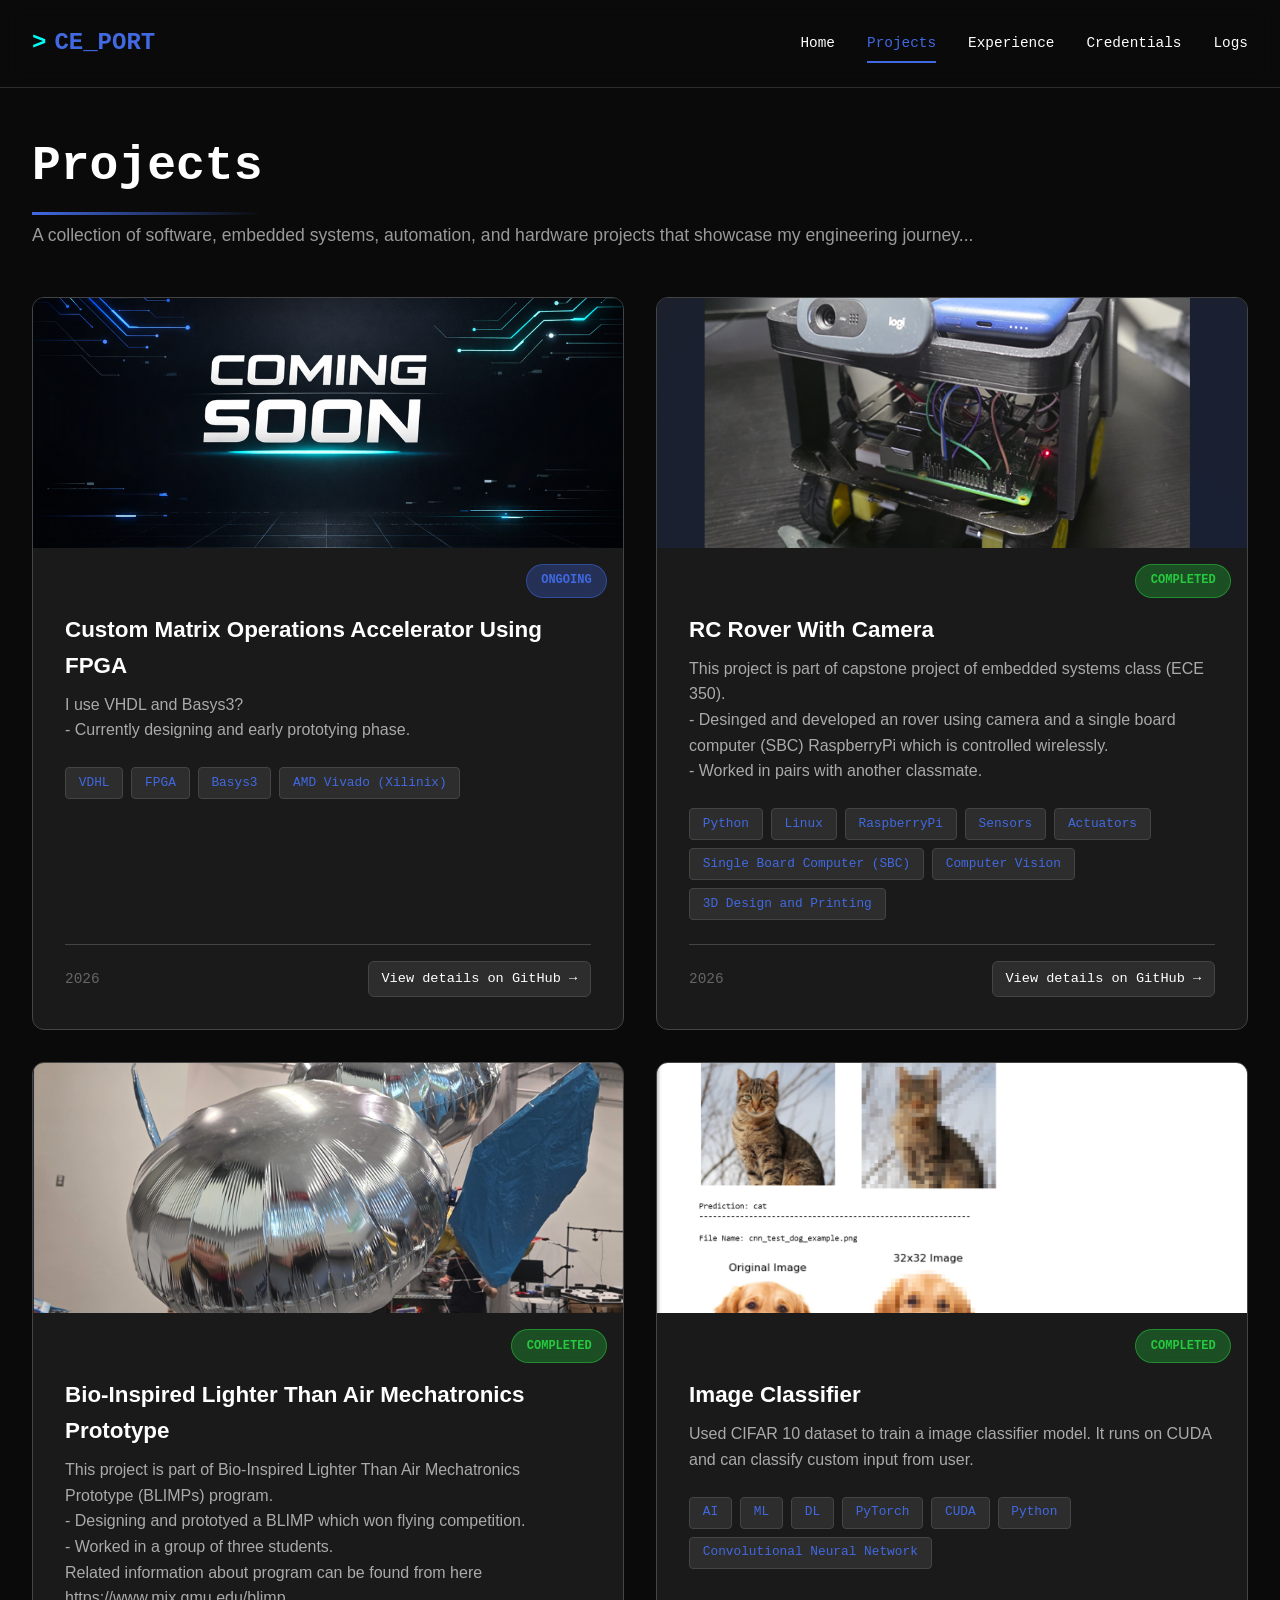
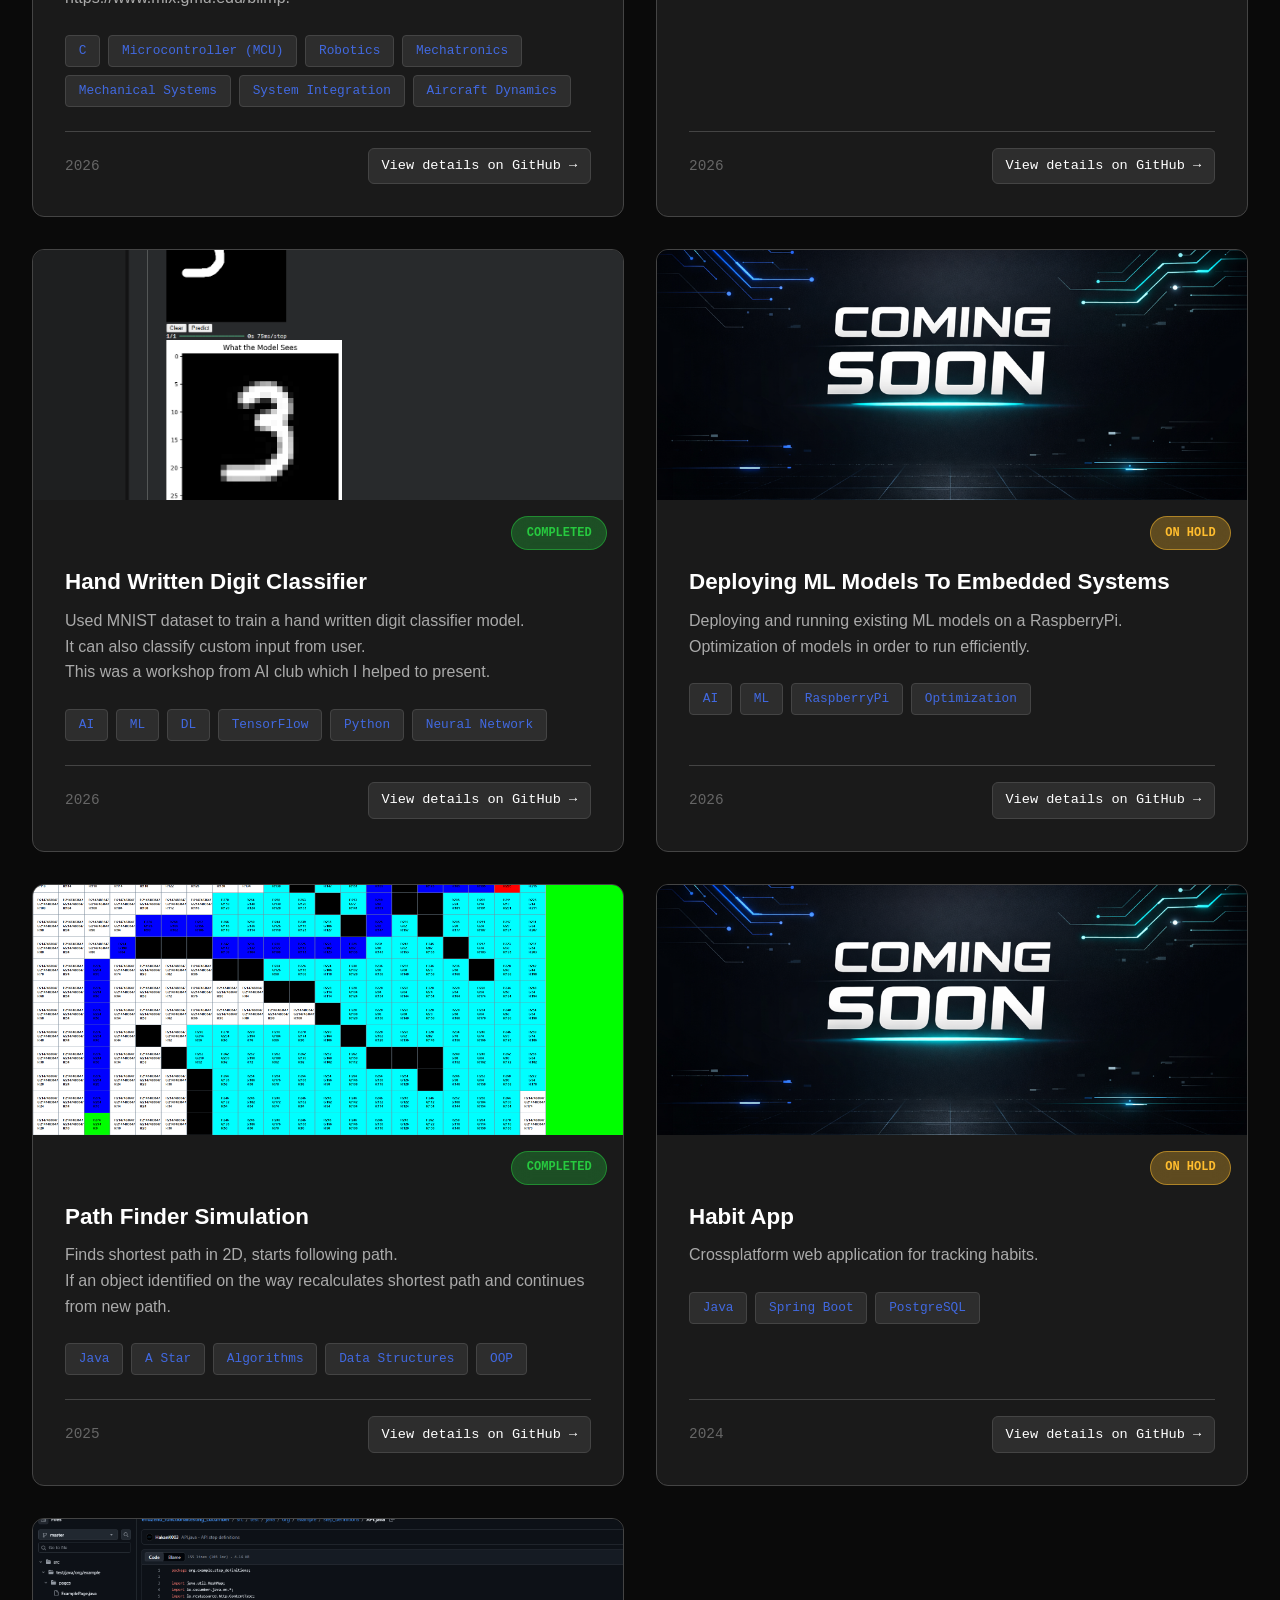
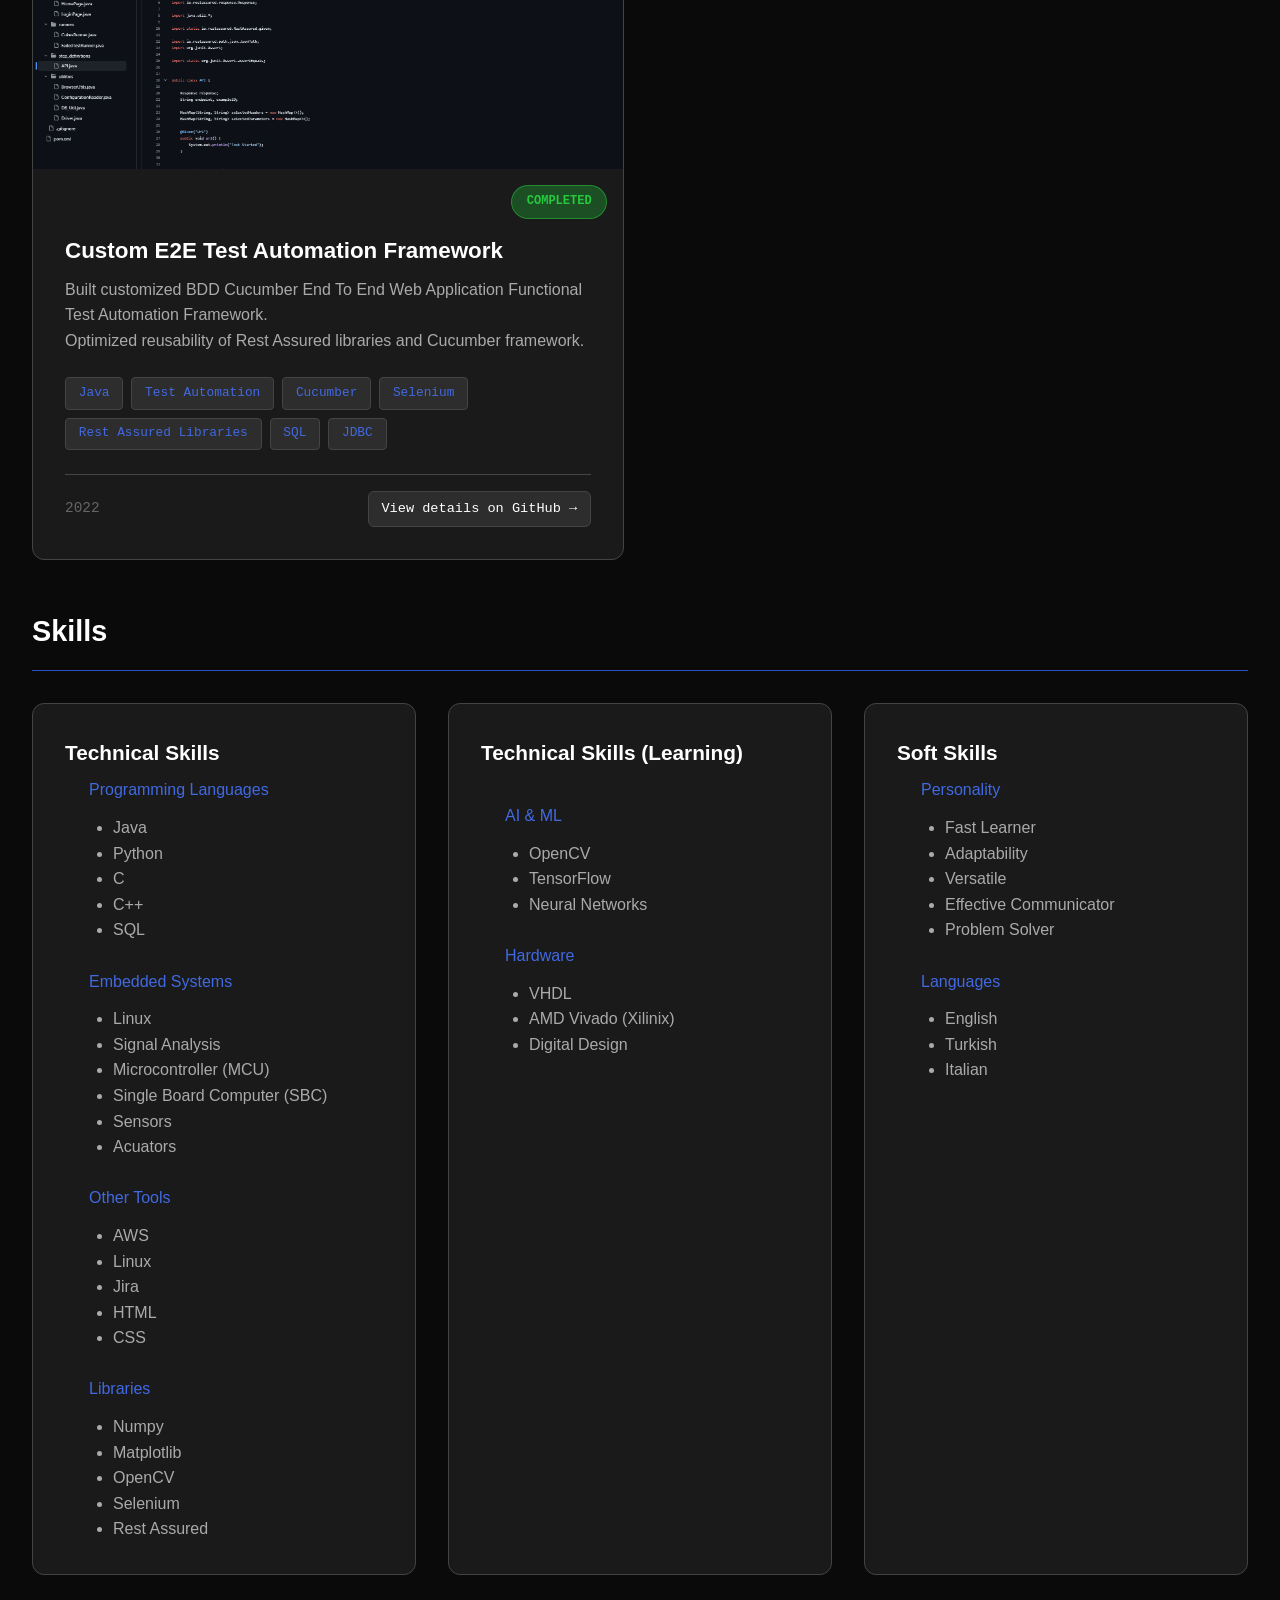
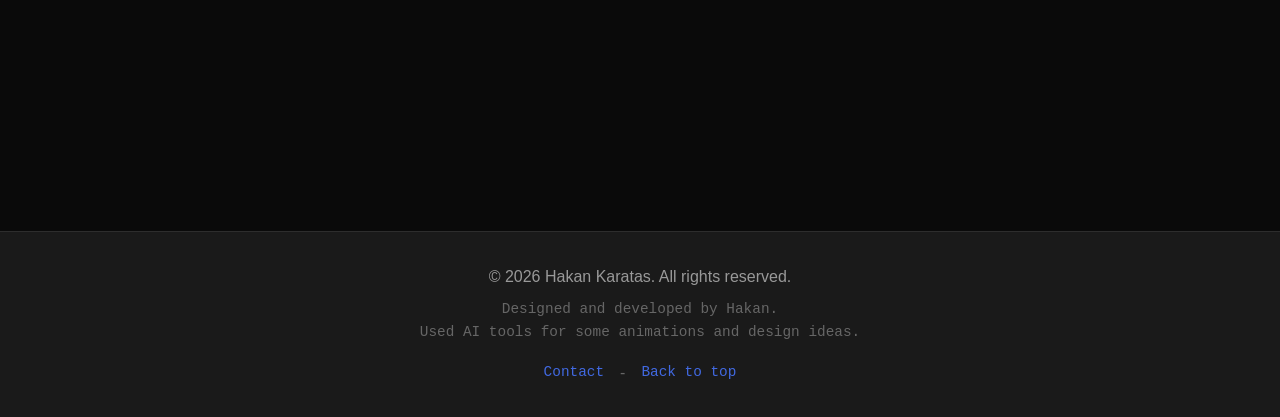
<file: projects.html>
<!DOCTYPE html>
<html lang="en">
<head>
    <meta charset="UTF-8">
    <meta name="viewport" content="width=device-width, initial-scale=1.0">
    <title>Projects | Hakan Karatas</title>
    <link rel="icon" href="/images/HKFavicon6.png">
    <!-- <link href="https://fonts.googleapis.com/css2?family=Space+Mono:wght@400;700&family=JetBrains+Mono:wght@300;400;600&family=Archivo:wght@300;400;600;700&display=swap" rel="stylesheet"> -->
    <link rel="stylesheet" href="css/style.css">
</head>
<body>
    <!-- Navigation -->
    <nav class="nav-container">
        <div class="nav-content">
            <a href="index.html" class="logo">CE_PORT</a>
            <div class="desktop-nav">
                <a href="index.html" class="nav-link">Home</a>
                <a href="projects.html" class="nav-link active">Projects</a>
                <a href="experience.html" class="nav-link">Experience</a>
                <a href="credentials.html" class="nav-link">Credentials</a>
                <!-- <a href="hobbies.html" class="nav-link">Hobbies</a> -->
                <a href="logs.html" class="nav-link">Logs</a>
            </div>
            <button class="menu-toggle" id="menuToggle" aria-label="Toggle menu">
                <span class="hamburger"></span>
            </button>
        </div>
        
        <!-- Mobile Menu -->
        <div class="mobile-menu" id="mobileMenu">
            <a href="index.html" class="mobile-nav-link">Home</a>
            <a href="projects.html" class="mobile-nav-link">Projects</a>
            <a href="experience.html" class="mobile-nav-link">Experience</a>
            <a href="credentials.html" class="mobile-nav-link">Credentials</a>
            <!-- <a href="hobbies.html" class="mobile-nav-link">Hobbies</a> -->
            <a href="logs.html" class="mobile-nav-link">Logs</a>
        </div>
    </nav>

    <!-- Main Content -->
    <main class="main-content">
        <div class="section-content">
            <h2 class="section-title">Projects</h2>
            <p class="section-description">
                A collection of software, embedded systems, automation, and hardware projects that showcase my engineering journey...
            </p>
            
            <div class="projects-grid">


                <!-- Project 7 -->
                <div class="project-card">
                    <div class="project-image">
                        <img src="images/ProjectPlaceHolderImage.png" alt="Matrix Accelerator">
                    </div>
                    <div class="project-content">
                        <span class="status-badge ongoing">Ongoing</span>
                        <h3>Custom Matrix Operations Accelerator Using FPGA</h3>
                        <p class="project-description">
                            I use VHDL and Basys3? <br>
                            - Currently designing and early prototying phase. <br>

                        </p>
                        <div class="tech-tags">
                            <span class="tech-tag">VDHL</span>
                            <span class="tech-tag">FPGA</span>
                            <span class="tech-tag">Basys3</span>
                            <span class="tech-tag">AMD Vivado (Xilinix)</span>
                        </div>
                        <div class="project-footer">
                            <span class="project-year">2026</span>
                            <a href="https://github.com/HakanK003" target="_blank" class="project-link">
                                View details on GitHub →
                            </a>
                        </div>
                    </div>
                </div>


                <!-- Project 6 -->
                <div class="project-card">
                    <div class="project-image">
                        <img src="images/roverCarImg3.png" alt="ECE350 Capstone">
                    </div>
                    <div class="project-content">
                        <span class="status-badge completed">Completed</span>
                        <h3>RC Rover With Camera</h3>
                        <p class="project-description">
                            This project is part of capstone project of embedded systems class (ECE 350). <br>
                            - Desinged and developed an rover using camera and a single board computer (SBC) RaspberryPi which is controlled wirelessly. <br>
                            - Worked in pairs with another classmate. <br>
                        </p>
                        <div class="tech-tags">
                            <span class="tech-tag">Python</span>
                            <span class="tech-tag">Linux</span>
                            <span class="tech-tag">RaspberryPi</span>
                            <span class="tech-tag">Sensors</span>
                            <span class="tech-tag">Actuators</span>
                            <span class="tech-tag">Single Board Computer (SBC)</span>
                            <span class="tech-tag">Computer Vision</span>
                            <span class="tech-tag">3D Design and Printing</span>
                        </div>
                        <div class="project-footer">
                            <span class="project-year">2026</span>
                            <a href="https://github.com/HakanK003/rover-project" target="_blank" class="project-link">
                                View details on GitHub →
                            </a>
                        </div>
                    </div>
                </div>

                <!-- Project 5 -->
                <div class="project-card">
                    <div class="project-image">
                        <img src="images/blimpImg2.png" alt="BLIMPs">
                    </div>
                    <div class="project-content">
                        <span class="status-badge completed">Completed</span>
                        <h3>Bio-Inspired Lighter Than Air Mechatronics Prototype</h3>
                        <p class="project-description">
                            This project is part of Bio-Inspired Lighter Than Air Mechatronics Prototype (BLIMPs) program. <br>
                            - Designing and prototyed a BLIMP which won flying competition. <br>
                            - Worked in a group of three students. <br>
                            Related information about program can be found from here https://www.mix.gmu.edu/blimp.
                        </p>
                        <div class="tech-tags">
                            <span class="tech-tag">C</span>
                            <span class="tech-tag">Microcontroller (MCU)</span>
                            <span class="tech-tag">Robotics</span>
                            <span class="tech-tag">Mechatronics</span>
                            <span class="tech-tag">Mechanical Systems</span>
                            <span class="tech-tag">System Integration</span>
                            <span class="tech-tag">Aircraft Dynamics</span>
                        </div>
                        <div class="project-footer">
                            <span class="project-year">2026</span>
                            <a href="https://github.com/HakanK003/BLIMPs_repo" target="_blank" class="project-link">
                                View details on GitHub →
                            </a>
                        </div>
                    </div>
                </div>

                                <!-- Project 4 -->
                <div class="project-card">
                    <div class="project-image">
                        <img src="images/cifar10_cnn_photo2.png" alt="Image Classifier CNN">
                    </div>
                    <div class="project-content">
                        <span class="status-badge completed">Completed</span>
                        <h3>Image Classifier</h3>
                        <p class="project-description">
                            Used CIFAR 10 dataset to train a image classifier model. It runs on CUDA and can classify custom input from user. <br>
                        </p>
                        <div class="tech-tags">
                            <span class="tech-tag">AI</span>
                            <span class="tech-tag">ML</span>
                            <span class="tech-tag">DL</span>
                            <span class="tech-tag">PyTorch</span>
                            <span class="tech-tag">CUDA</span>
                            <span class="tech-tag">Python</span>
                            <span class="tech-tag">Convolutional Neural Network</span>
                        </div>
                        <div class="project-footer">
                            <span class="project-year">2026</span>
                            <a href="https://github.com/HakanK003/image_classifier_cnn_cifar10" target="_blank" class="project-link">
                                View details on GitHub →
                            </a>
                        </div>
                    </div>
                </div>

                <!-- Project 4 -->
                <div class="project-card">
                    <div class="project-image">
                        <img src="images/HandWrittenDigits2.png" alt="Hand Written Digit Classifier">
                    </div>
                    <div class="project-content">
                        <span class="status-badge completed">Completed</span>
                        <h3>Hand Written Digit Classifier</h3>
                        <p class="project-description">
                            Used MNIST dataset to train a hand written digit classifier model. <br>
                            It can also classify custom input from user. <br>
                            This was a workshop from AI club which I helped to present.
                        </p>
                        <div class="tech-tags">
                            <span class="tech-tag">AI</span>
                            <span class="tech-tag">ML</span>
                            <span class="tech-tag">DL</span>
                            <span class="tech-tag">TensorFlow</span>
                            <span class="tech-tag">Python</span>
                            <span class="tech-tag">Neural Network</span>
                        </div>
                        <div class="project-footer">
                            <span class="project-year">2026</span>
                            <a href="https://github.com/HakanK003/hand-written-digit-classifier-ai-club" target="_blank" class="project-link">
                                View details on GitHub →
                            </a>
                        </div>
                    </div>
                </div>

                <!-- Project 4 -->
                <div class="project-card">
                    <div class="project-image">
                        <img src="images/ProjectPlaceHolderImage.png" alt="Deploying ML Models To Embedded Systems">
                    </div>
                    <div class="project-content">
                        <span class="status-badge on-hold">On Hold</span>
                        <h3>Deploying ML Models To Embedded Systems</h3>
                        <p class="project-description">
                            Deploying and running existing ML models on a RaspberryPi. 
                            Optimization of models in order to run efficiently.
                        </p>
                        <div class="tech-tags">
                            <span class="tech-tag">AI</span>
                            <span class="tech-tag">ML</span>
                            <span class="tech-tag">RaspberryPi</span>
                            <span class="tech-tag">Optimization</span>
                        </div>
                        <div class="project-footer">
                            <span class="project-year">2026</span>
                            <a href="https://github.com/HakanK003" target="_blank" class="project-link">
                                View details on GitHub →
                            </a>
                        </div>
                    </div>
                </div>

                <!-- Project 3 -->
                <div class="project-card">
                    <div class="project-image">
                        <img src="images/PathFinderSimulation2.png" alt="Path Finder Simulation">
                        
                    </div>
                    <div class="project-content">
                        <span class="status-badge completed">Completed</span>
                        <h3>Path Finder Simulation</h3>
                        <p class="project-description">
                            Finds shortest path in 2D, starts following path. <br>
                            If an object identified on the way recalculates shortest path and continues from new path.
                        </p>
                        <div class="tech-tags">
                            <span class="tech-tag">Java</span>
                            <span class="tech-tag">A Star</span>
                            <span class="tech-tag">Algorithms</span>
                            <span class="tech-tag">Data Structures</span>
                            <span class="tech-tag">OOP</span>
                        </div>
                        <div class="project-footer">
                            <span class="project-year">2025</span>
                            <a href="https://github.com/HakanK003/PathFindingSimulation_Version2" target="_blank" class="project-link">
                                View details on GitHub →
                            </a>
                        </div>
                    </div>
                </div>

                <!-- Project 2 -->
                <div class="project-card">
                    <div class="project-image">
                        <img src="images/ProjectPlaceHolderImage.png" alt="Habit App">
                    </div>
                    <div class="project-content">
                        <span class="status-badge on-hold">On Hold</span>
                        <h3>Habit App</h3>
                        <p class="project-description">
                            Crossplatform web application for tracking habits.
                        </p>
                        <div class="tech-tags">
                            <span class="tech-tag">Java</span>
                            <span class="tech-tag">Spring Boot</span>
                            <span class="tech-tag">PostgreSQL</span>
                        </div>
                        <div class="project-footer">
                            <span class="project-year">2024</span>
                            <a href="https://github.com/HakanK003" target="_blank" class="project-link">
                                View details on GitHub →
                            </a>
                        </div>
                    </div>
                </div>

                <!-- Project 1 -->
                <div class="project-card">
                    <div class="project-image">
                        <img src="images/e2eTestAutomation.png" alt="E2E Test Automation Framework">
                        
                    </div>
                    <div class="project-content">
                        <span class="status-badge completed">Completed</span>
                        <h3>Custom E2E Test Automation Framework</h3>
                        <p class="project-description">
                            Built customized BDD Cucumber End To End Web Application Functional Test Automation Framework. <br>
                            Optimized reusability of Rest Assured libraries and Cucumber framework.
                        </p>
                        <div class="tech-tags">
                            <span class="tech-tag">Java</span>
                            <span class="tech-tag">Test Automation</span>
                            <span class="tech-tag">Cucumber</span>
                            <span class="tech-tag">Selenium</span>
                            <span class="tech-tag">Rest Assured Libraries</span>
                            <span class="tech-tag">SQL</span>
                            <span class="tech-tag">JDBC</span>
                        </div>
                        <div class="project-footer">
                            <span class="project-year">2022</span>
                            <a href="https://github.com/HakanK003/end2end_functionaltesting_cucumber" target="_blank" class="project-link">
                                View details on GitHub →
                            </a>
                        </div>
                    </div>
                </div>
            </div>
            
            <div class="skills-section" id="skills-section-id">
                <div class="skills-section-header">
                    <h3>Skills</h3>
                </div>
                <div class="skills-grid">
                    <div class="skills-card">
                        <h4>Technical Skills</h4>
                        <!-- <p class="skills-details">Lorem Ipsum?</p> -->
                        
                        <ul class="skills-list">
                            <p class="skills-mini-header">Programming Languages</p>
                            <li class="skills-list-item">Java</li>
                            <li class="skills-list-item">Python</li>
                            <li class="skills-list-item">C</li>
                            <li class="skills-list-item">C++</li>
                            <li class="skills-list-item">SQL</li>
                        </ul> 
                        <br>
                        <ul class="skills-list">
                            <p class="skills-mini-header">Embedded Systems</p>
                            <li class="skills-list-item">Linux</li>
                            <li class="skills-list-item">Signal Analysis</li>
                            <li class="skills-list-item">Microcontroller (MCU)</li>
                            <li class="skills-list-item">Single Board Computer (SBC)</li>
                            <li class="skills-list-item">Sensors</li>
                            <li class="skills-list-item">Acuators</li>
                        </ul>
                        <br>
                        <ul class="skills-list">               
                            <p class="skills-mini-header">Other Tools</p>
                            <li class="skills-list-item">AWS</li>
                            <li class="skills-list-item">Linux</li>
                            <li class="skills-list-item">Jira</li>
                            <li class="skills-list-item">HTML</li>
                            <li class="skills-list-item">CSS</li>
                        </ul>
                        <br>
                        <ul class="skills-list">               
                            <p class="skills-mini-header">Libraries</p>
                            <li class="skills-list-item">Numpy</li>
                            <li class="skills-list-item">Matplotlib</li>
                            <li class="skills-list-item">OpenCV</li>
                            <li class="skills-list-item">Selenium</li>
                            <li class="skills-list-item">Rest Assured</li>
                        </ul>
                    </div>
                    <!-- Technical | Java | Python | C | C++ | AWS | Linux | Git GitHub | Jira | Jenkins | Maven | ROS
                        AI & ML | Generative AI | Math | TensorFlow | PyTorch | OpenCV | NLP | Neural Networks
                        Web Development | JavaScript | React | HTML | CSS | SQL PostgreSQL | Spring Boot | JDBC Test Automation | Cucumber | TestNG JUnit | Selenium WebDriver | Postman | REST Assured
                        Soft Skills | Fast Learner | Adaptability | Versatile | Effective Communicator | Problem Solver -->
                    <div class="skills-card">
                        <h4>Technical Skills (Learning)</h4>

                        <br>
                        <ul class="skills-list">
                            <p class="skills-mini-header">AI & ML</p>
                            <li class="skills-list-item">OpenCV</li>
                            <li class="skills-list-item">TensorFlow</li>
                            <li class="skills-list-item">Neural Networks</li>
                        </ul>
                        <br>
                        <ul class="skills-list">
                            <p class="skills-mini-header">Hardware</p>
                            <li class="skills-list-item">VHDL</li>
                            <li class="skills-list-item">AMD Vivado (Xilinix)</li>
                            <li class="skills-list-item">Digital Design</li>
                        </ul>
                    </div>

                    <div class="skills-card">
                        <h4>Soft Skills</h4>
                        <ul class="skills-list">
                            <p class="skills-mini-header">Personality</p>
                            <li class="skills-list-item">Fast Learner</li>
                            <li class="skills-list-item">Adaptability</li>
                            <li class="skills-list-item">Versatile</li>
                            <li class="skills-list-item">Effective Communicator</li>
                            <li class="skills-list-item">Problem Solver</li>
                        </ul>
                        <br>
                        <ul class="skills-list">
                            <p class="skills-mini-header">Languages</p>
                            <li class="skills-list-item">English</li>
                            <li class="skills-list-item">Turkish</li>
                            <li class="skills-list-item">Italian</li>
                        </ul>
                    </div>
                    
                </div>
            </div>
        </div>
    </main>

    <!-- Footer -->
    
    
     
    <footer class="footer">
        <div class="footer-content">
            <p class="footer-text">© 2026 Hakan Karatas. All rights reserved.</p>
            <p class="footer-credit">Designed and developed by Hakan.<br>Used AI tools for some animations and design ideas.</p>
            <div class="footer-links">
                <a href="mailto:hakankaratas3ce@gmail.com">Contact</a>
                <span class="footer-separator">-</span>
                <a href="#top">Back to top</a>
            </div>
        </div>
    </footer>

    <script src="js/main.js"></script>
</body>
</html>
</file>
<file: css/style.css>
/**
 * Main Application Styles
 * Modular CSS for portfolio website
 * Color scheme: Dark grey (#1a1a1a), Black (#0a0a0a), Blue (#4169e1), White (#ffffff)
 */

/* ==================== FONTS ==================== */
/* @import url('https://fonts.googleapis.com/css2?family=Space+Mono:wght@400;700&family=JetBrains+Mono:wght@300;400;600&family=Archivo:wght@300;400;600;700&display=swap'); */

/* ==================== CSS VARIABLES ==================== */
:root {
  /* Color palette */
  --dark-grey: #1a1a1a;
  --black: #0a0a0a;
  --blue: #4169e1;
  --blue-dark: #2850c7;
  --white: #ffffff;
  --grey: #2d2d2d;
  --light-grey: #444444;
  --accent: #00fff7;
  
  /* Spacing */
  --nav-height: 80px;
  --section-padding: 3rem;
  
  /* Transitions */
  --transition-fast: 0.2s ease;
  --transition-medium: 0.3s ease;
  --transition-slow: 0.5s ease;
}

/* ==================== GLOBAL RESET ==================== */
* {
  margin: 0;
  padding: 0;
  box-sizing: border-box;
}

body {
  font-family: 'Archivo', sans-serif;
  background: var(--black);
  color: var(--white);
  overflow-x: hidden;
  line-height: 1.6;
}

/* ==================== MAIN CONTAINER ==================== */
.portfolio {
  min-height: 100vh;
  position: relative;
}

/* ==================== NAVIGATION ==================== */
/* Fixed navigation bar at top */
.nav-container {
  position: fixed;
  top: 0;
  left: 0;
  right: 0;
  z-index: 1000;
  background: rgba(10, 10, 10, 0.7);
  backdrop-filter: blur(10px);
  border-bottom: 1px solid var(--grey);
}

.nav-content {
  max-width: 1400px;
  margin: 0 auto;
  padding: 1.5rem 2rem;
  display: flex;
  justify-content: space-between;
  align-items: center;
}

/* Logo styling with animated prompt symbol */
.logo {
  font-family: 'Space Mono', monospace;
  font-size: 1.5rem;
  font-weight: 700;
  color: var(--blue);
  text-decoration: none;
  display: flex;
  align-items: center;
  gap: 0.5rem;
  transition: var(--transition-medium);
}

.logo:hover {
  color: var(--accent);
}

/* Animated prompt symbol before logo */
.logo::before {
  content: '>';
  color: var(--accent);
  animation: pulse 2s ease-in-out infinite;
}

@keyframes pulse {
  0%, 100% { opacity: 1; }
  50% { opacity: 0.3; }
}

/* Desktop navigation links */
.desktop-nav {
  display: flex;
  gap: 2rem;
}

.nav-link {
  position: relative;
  font-family: 'JetBrains Mono', monospace;
  font-size: 0.9rem;
  color: var(--white);
  text-decoration: none;
  padding: 0.5rem 0;
  transition: color var(--transition-medium);
  display: flex;
  align-items: center;
  gap: 0.5rem;
}

.nav-link:hover {
  color: var(--blue);
}

/* Active navigation link indicator */
.nav-link.active {
  color: var(--blue);
}

.nav-link.active::after {
  content: '';
  position: absolute;
  bottom: 0;
  left: 0;
  right: 0;
  height: 2px;
  background: var(--blue);
  animation: slideIn 0.3s ease;
}

@keyframes slideIn {
  from { transform: scaleX(0); }
  to { transform: scaleX(1); }
}

/* Mobile menu toggle button */
.menu-toggle {
  display: none;
  background: none;
  border: none;
  color: var(--white);
  cursor: pointer;
  padding: 0.5rem;
  transition: var(--transition-medium);
  position: relative;
  width: 30px;
  height: 30px;
}

.menu-toggle:hover {
  color: var(--blue);
}

/* Hamburger icon */
.hamburger,
.hamburger::before,
.hamburger::after {
  display: block;
  width: 25px;
  height: 2px;
  background: currentColor;
  transition: all 0.3s ease;
}

.hamburger {
  position: relative;
}

.hamburger::before,
.hamburger::after {
  content: '';
  position: absolute;
  left: 0;
}

.hamburger::before {
  top: -8px;
}

.hamburger::after {
  bottom: -8px;
}

/* Mobile menu - hidden by default */
.mobile-menu {
  display: none;
  background: var(--dark-grey);
  border-top: 1px solid var(--grey);
  padding: 1rem 0;
}

.mobile-menu.active {
  display: block;
}

.mobile-nav-link {
  display: block;
  padding: 1rem 2rem;
  color: var(--white);
  text-decoration: none;
  font-family: 'JetBrains Mono', monospace;
  transition: all 0.3s ease;
  border-left: 3px solid transparent;
}

.mobile-nav-link:hover,
.mobile-nav-link:active {
  background: var(--grey);
  border-left-color: var(--blue);
  color: var(--blue);
}

/* ==================== MAIN CONTENT AREA ==================== */
.main-content {
  padding-top: var(--nav-height);
  min-height: 100vh;
  max-width: 1400px;
  margin: 0 auto;
  padding-left: 2rem;
  padding-right: 2rem;
  padding-bottom: 4rem;
}

/* ==================== COMMON SECTION STYLES ==================== */
.section-content {
  padding: var(--section-padding) 0;
  animation: fadeIn 0.5s ease;
}

@keyframes fadeIn {
  from { opacity: 0; }
  to { opacity: 1; }
}

/* Section title with animated underline */
.section-title {
  font-family: 'Space Mono', monospace;
  font-size: 3rem;
  margin-bottom: 1rem;
  color: var(--white);
  position: relative;
  display: inline-block;
}

.section-title::after {
  content: '';
  position: absolute;
  bottom: -10px;
  left: 0;
  width: 100%;
  height: 3px;
  background: linear-gradient(to right, var(--blue),transparent );
}

.section-description {
  font-size: 1.1rem;
  color: #999;
  margin-bottom: 3rem;
  /* max-width: 700px; */
}

/* ==================== HOME PAGE STYLES ==================== */
.home-content {
  padding: var(--section-padding) 0;
}

.hero-section {
  text-align: center;
  margin-bottom: 5rem;
}

.glitch-wrapper {
  margin-bottom: 1rem;
}

/* Main hero title with glitch effect */
.hero-title {
  font-family: 'Space Mono', monospace;
  font-size: 5rem;
  font-weight: 700;
  margin-bottom: 0.5rem;
  position: relative;
}

/* Glitch effect */
.glitch {
  position: relative;
  color: var(--white);
  animation: glitch 4s infinite;
  line-height: 5rem;
  display: inline-flex;
  align-items: center;
  justify-content: center;
}

.glitch::before,
.glitch::after {
  content: attr(data-text);
  position: absolute;
  top: 50%;
  left: 50%;
  width: 100%;
  height: 100%;
  will-change: clip-path, transform;
  transform: translate(-50%, -50%);
  line-height: 5rem;
}

/* Blue glitch layer */
.glitch::before {
  transform: translate(calc(-50%), -50%);
  text-shadow: 2.5px 0 var(--blue);
  clip-path: inset(0 0 0 0);
  animation: glitch-anim 3.25s infinite steps(3, end);
}

/* Cyan glitch layer */
.glitch::after {
  transform: translate(calc(-50%), -50%);
  text-shadow: -2px 0 var(--accent);
  clip-path: inset(0 0 0 0);
  animation: glitch-anim 2.5s infinite steps(2, end) alternate-reverse;
}

@keyframes glitch-anim {
  0%, 83% {
    clip-path: inset(0 0 0 0);
    transform: translate(-50%, -50%);
  }
  87% { clip-path: inset(25% 0 60% 0); transform: translate(calc(-50% + 3px), -50%); }
  90% { clip-path: inset(65% 0 25% 0); transform: translate(calc(-50% - 2px), -50%); }
  93% { clip-path: inset(10% 0 75% 0); transform: translate(calc(-50% + 5px), -50%); }
  100% { clip-path: inset(0 0 0 0); transform: translate(-50%, -50%); }
}

.hero-subtitle {
  font-family: 'JetBrains Mono', monospace;
  font-size: 1.5rem;
  color: var(--blue);
  margin-bottom: 1rem;
}

.hero-tagline {
  font-size: 1.1rem;
  color: #999;
  max-width: 600px;
  margin: 0 auto 1rem;
  line-height: 1.6;
}

.hero-date {
    font-size: 1rem;
    padding: 0 1rem;

    color: #6e6e6e;
    max-width: 600px;
    margin: 0 auto 3rem;
    line-height: 1.6;
}

/* ==================== SUMMARY BOX ==================== */
/* Professional summary box with blue glow effect */
.summary-box {
  max-width: 800px;
  margin: 0 auto 3rem;
  background: var(--dark-grey);
  border: 1px solid var(--light-grey);
  border-radius: 12px;
  overflow: hidden;
  box-shadow: 0 0 30px rgba(65, 105, 225, 0.15),
              0 10px 40px rgba(65, 105, 225, 0.1);
  text-align: left;
  transition: var(--transition-medium);
}

.summary-box:hover {
  box-shadow: 0 0 40px rgba(65, 105, 225, 0.25),
              0 15px 50px rgba(65, 105, 225, 0.15);
  transform: translateY(-2px);
}

.summary-header {
  background: var(--grey);
  padding: 1rem 1.5rem;
  border-bottom: 1px solid var(--light-grey);
}

.summary-header h3 {
  font-family: 'Space Mono', monospace;
  color: var(--blue);
  font-size: 1.2rem;
}

.summary-content {
  padding: 2rem;
}

.summary-section {
  margin-bottom: 1.5rem;
}

.summary-section:last-child {
  margin-bottom: 0;
}

.summary-section h4 {
  color: var(--blue);
  font-size: 1.1rem;
  margin-bottom: 0.75rem;
  font-family: 'JetBrains Mono', monospace;
}

.summary-section p {
  color: #ccc;
  line-height: 1.8;
}

.summary-section li {
  color: #ccc;
  line-height: 1.8;
}

.summary-section ul {
  color: #ccc;
  line-height: 1.8;
}

.listitems{
  margin-left: 20px;
}
/* ==================== SOCIAL/CONTACT LINKS ==================== */
/* Social links with visible URLs */
.quick-links {
  display: flex;
  justify-content: center;
  gap: 2rem;
  margin-top: 3rem;
  flex-wrap: wrap;
}

.social-link {
  display: flex;
  align-items: center;
  gap: 0.75rem;
  padding: 1rem 1.5rem;
  background: var(--dark-grey);
  border: 1px solid var(--light-grey);
  border-radius: 8px;
  color: var(--white);
  text-decoration: none;
  font-family: 'JetBrains Mono', monospace;
  transition: var(--transition-medium);
}

.social-link:hover {
  background: var(--blue);
  border-color: var(--blue);
  transform: translateY(-2px);
  box-shadow: 0 5px 20px rgba(65, 105, 225, 0.3);
}

.link{
    text-decoration: none;
}

/* Link info layout - label and URL */
.link-info {
  display: flex;
  flex-direction: column;
  align-items: flex-start;
  gap: 0.2rem;
}

.link-label {
  font-weight: 600;
  font-size: 0.9rem;
}

.link-url {
  font-size: 0.75rem;
  color: #999;
  transition: var(--transition-fast);
}

.social-link:hover .link-url {
  color: var(--white);
}

/* ==================== STATS GRID ==================== */
/* Student achievement statistics */
.stats-grid {
  display: grid;
  grid-template-columns: repeat(auto-fit, minmax(200px, 1fr));
  gap: 2rem;
  margin-top: 5rem;
}

.stat-card {
  background: var(--dark-grey);
  border: 1px solid var(--light-grey);
  border-radius: 12px;
  padding: 2rem;
  text-align: center;
  transition: var(--transition-medium);
  animation: fadeInUp 0.6s ease forwards;
  opacity: 0;
  position: relative;
}

/* Staggered animation delays for each card */
.stat-card:nth-child(1) { animation-delay: 0.1s; }
.stat-card:nth-child(2) { animation-delay: 0.2s; }
.stat-card:nth-child(3) { animation-delay: 0.3s; }
.stat-card:nth-child(4) { animation-delay: 0.4s; }

@keyframes fadeInUp {
  from {
    opacity: 0;
    transform: translateY(30px);
  }
  to {
    opacity: 1;
    transform: translateY(0);
  }
}

.stat-card:hover {
  border-color: var(--blue);
  transform: translateY(-5px);
  box-shadow: 0 10px 30px rgba(65, 105, 225, 0.2);
}

/* Clickable stat cards */
.stat-card.clickable {
  cursor: pointer;
}

.stat-icon {
  color: var(--blue);
  margin-bottom: 1rem;
}

.stat-card h3 {
  font-size: 2.5rem;
  font-weight: 700;
  margin-bottom: 0.5rem;
  color: var(--white);
}

.stat-card p {
  color: #999;
  font-family: 'JetBrains Mono', monospace;
  font-size: 0.9rem;
  margin-bottom: 0.25rem;
}

.stat-subtitle {
  display: block;
  font-size: 0.75rem;
  color: #666;
  margin-top: 0.5rem;
}

/* ==================== PROJECTS PAGE ==================== */
.projects-grid {
  display: grid;
  grid-template-columns: repeat(auto-fill, minmax(400px, 1fr));
  gap: 2rem;
}

.project-card {
  background: var(--dark-grey);
  border: 1px solid var(--light-grey);
  border-radius: 12px;
  overflow: hidden;
  transition: var(--transition-medium);
  animation: fadeInUp 0.6s ease forwards;
  opacity: 0;
  display: flex;
  flex-direction: column;
}

.project-card:hover {
  border-color: var(--blue);
  transform: translateY(-5px);
  box-shadow: 0 10px 30px rgba(65, 105, 225, 0.2);
}

/* Project image section */
.project-image {
  position: relative;
  width: 100%;
  height: 250px;
  overflow: hidden;
  background: var(--grey);
}

.project-image img {
  width: 100%;
  height: 100%;
  object-fit: cover;
  transition: var(--transition-slow);
}

.project-card:hover .project-image img {
  transform: scale(1.05);
}

/* Placeholder for missing images */
.project-placeholder {
  width: 100%;
  height: 100%;
  display: flex;
  align-items: center;
  justify-content: center;
  background: linear-gradient(135deg, var(--grey) 0%, var(--dark-grey) 100%);
  color: #666;
  font-family: 'JetBrains Mono', monospace;
}

/* Status badge overlay on image */
.status-badge {
  margin-bottom: 0.75rem;
  position: absolute;
  top: 1rem;
  right: 1rem;
  font-family: 'JetBrains Mono', monospace;
  font-size: 0.75rem;
  padding: 0.4rem 0.9rem;
  border-radius: 20px;
  font-weight: 600;
  text-transform: uppercase;
  backdrop-filter: blur(10px);

  display: inline-block;   /* IMPORTANT */
  align-items: center;
  white-space: nowrap;
}

.status-badge.completed {
  background: rgba(39, 201, 63, 0.3);
  color: #27c93f;
  border: 1px solid rgba(39, 201, 63, 0.5);
}

.status-badge.on-hold {
  background: rgba(255, 189, 46, 0.3);
  color: #ffbd2e;
  border: 1px solid rgba(255, 189, 46, 0.5);
}

.status-badge.ongoing {
  background: rgba(65, 105, 225, 0.3);
  color: var(--blue);
  border: 1px solid rgba(65, 105, 225, 0.5);
}

/* Project content section */
.project-content {
  padding: 2rem;
  padding-top: 3.5rem;
  flex: 1;
  display: flex;
  flex-direction: column;
  position: relative;
}

.project-header {
  display: flex;
  justify-content: space-between;
  align-items: flex-start;
  margin-bottom: 1rem;
}

.project-card h3 {
  font-size: 1.4rem;
  color: var(--white);
  margin-bottom: 0.5rem;
  margin-top: 0.5rem;
}

.project-description {
  color: #aaa;
  line-height: 1.6;
  margin-bottom: 1.5rem;
}

/* Technology tags */
.tech-tags {
  display: flex;
  flex-wrap: wrap;
  gap: 0.5rem;
  margin-bottom: 1.5rem;
}

.tech-tag {
  font-family: 'JetBrains Mono', monospace;
  font-size: 0.8rem;
  padding: 0.3rem 0.8rem;
  background: var(--grey);
  border: 1px solid var(--light-grey);
  border-radius: 4px;
  color: var(--blue);
}

/* Project footer with year and links */
.project-footer {
  display: flex;
  justify-content: space-between;
  align-items: center;
  padding-top: 1rem;
  border-top: 1px solid var(--light-grey);
  margin-top: auto;
}

.project-year {
  font-family: 'JetBrains Mono', monospace;
  color: #666;
  font-size: 0.9rem;
}

.project-links {
  display: flex;
  gap: 1rem;
}

.project-link {
  display: flex;
  align-items: center;
  gap: 0.4rem;
  padding: 0.4rem 0.8rem;
  background: var(--grey);
  border: 1px solid var(--light-grey);
  border-radius: 6px;
  color: var(--white);
  text-decoration: none;
  font-family: 'JetBrains Mono', monospace;
  font-size: 0.85rem;
  transition: var(--transition-medium);
}

.project-link:hover {
  background: var(--blue);
  border-color: var(--blue);
  transform: translateY(-2px);
}

/* ==================== EXPERIENCE & CREDENTIALS TIMELINE ==================== */
/* Timeline layout for experience section */
.credentials-timeline {
  position: relative;
  padding-left: 3rem;
}

/* Vertical timeline line */
.credentials-timeline::before {
  content: '';
  position: absolute;
  left: 0;
  top: 0;
  bottom: 0;
  width: 2px;
  background: linear-gradient(to bottom, var(--blue), transparent);
}

.credential-item {
  position: relative;
  margin-bottom: 3rem;
  animation: fadeInUp 0.6s ease forwards;
  opacity: 0;
}

/* Timeline marker dot */
.credential-marker {
  position: absolute;
  left: -3.5rem;
  top: 0;
  width: 16px;
  height: 16px;
  background: var(--blue);
  border: 3px solid var(--black);
  border-radius: 50%;
  box-shadow: 0 0 20px rgba(65, 105, 225, 0.5);
}

.credential-content {
  background: var(--dark-grey);
  border: 1px solid var(--light-grey);
  border-radius: 12px;
  padding: 2rem;
  transition: var(--transition-medium);
}

.credential-content:hover {
  border-color: var(--blue);
  transform: translateX(10px);
  box-shadow: 0 5px 20px rgba(65, 105, 225, 0.2);
}

.credential-type {
  font-family: 'JetBrains Mono', monospace;
  font-size: 0.8rem;
  color: var(--blue);
  text-transform: uppercase;
  letter-spacing: 1px;
}

.credential-content h3 {
  font-size: 1.5rem;
  margin: 0.5rem 0;
  color: var(--white);
}

.credential-institution {
  color: #999;
  margin-bottom: 0.5rem;
}

.credential-period {
  font-family: 'JetBrains Mono', monospace;
  font-size: 0.9rem;
  color: #666;
  margin-bottom: 1rem;
  
}

.credential-details {
  color: #aaa;
  line-height: 1.6;
}

/* Experience-specific meta info */
.experience-period {
  font-family: 'JetBrains Mono', monospace;
  font-size: 0.9rem;
  color: #666;
}
.experience-meta {
  display: flex;
  align-items: center;
  gap: 0.5rem;
  margin-bottom: 1rem;
}

.meta-separator {
  color: #666;
  
}

.experience-location {
  font-family: 'JetBrains Mono', monospace;
  font-size: 0.9rem;
  color: #666;
}

/* ==================== CREDENTIALS GRID LAYOUT ==================== */
/* Simpler grid layout for credentials page */
.credentials-section {
  margin-bottom: 4rem;
}

.credentials-section-header {
  display: flex;
  align-items: center;
  gap: 1rem;
  margin-bottom: 2rem;
  padding-bottom: 1rem;
  border-bottom: 1px solid var(--blue-dark);
}

.section-icon {
  color: var(--blue);
}

.credentials-section-header h3 {
  font-size: 1.8rem;
  color: var(--white);
}

.credentials-grid {
  display: grid;
  grid-template-columns: repeat(auto-fill, minmax(350px, 1fr));
  gap: 2rem;
}

.credential-card {
  background: var(--dark-grey);
  border: 1px solid var(--light-grey);
  border-radius: 12px;
  padding: 2rem;
  transition: var(--transition-medium);
}

.credential-card:hover {
  border-color: var(--blue);
  transform: translateY(-5px);
  box-shadow: 0 10px 30px rgba(65, 105, 225, 0.2);
}

.credential-card h4 {
  font-size: 1.3rem;
  color: var(--white);
  margin-bottom: 0.5rem;
}

.credential-gpa {
  font-family: 'JetBrains Mono', monospace;
  color: var(--blue);
  font-size: 0.95rem;
  margin-bottom: 0.75rem;
}

.credential-id {
  font-family: 'JetBrains Mono', monospace;
  font-size: 0.85rem;
  color: #666;
  margin-top: 0.5rem;
}

/* ==================== Skills GRID LAYOUT ==================== */
/* Simpler grid layout for skills page */
.skills-section {
  margin-bottom: 4rem;
}

.skills-section-header {
  display: flex;
  align-items: center;
  gap: 1rem;
  margin-top: 3rem;
  margin-bottom: 2rem;
  padding-bottom: 1rem;
  border-bottom: 1px solid var(--blue-dark);
}

.skills-section-header h3 {
  font-size: 1.8rem;
  color: var(--white);
  padding: 2 rem;
  margin-top: 2 rem;
}

.skills-grid {
  display: grid;
  grid-template-columns: repeat(auto-fill, minmax(330px, 1fr));
  gap: 2rem;
}

.skills-card {
  background: var(--dark-grey);
  border: 1px solid var(--light-grey);
  border-radius: 12px;
  padding: 2rem;
  transition: var(--transition-medium);
}

.skills-card:hover {
  border-color: var(--blue);
  transform: translateY(-5px);
  box-shadow: 0 10px 30px rgba(65, 105, 225, 0.2);
}

.skills-card h4 {
  font-size: 1.3rem;
  color: var(--white);
  margin-bottom: 0.5rem;
}

.skills-mini-header {
  color: var(--blue);
  margin-bottom: 0.75rem;
}

.skills-id {
  font-family: 'JetBrains Mono', monospace;
  font-size: 0.85rem;
  color: #666;
  margin-top: 0.5rem;
}

.skills-list{
  margin-left: 1.5rem;
}

.skills-list-item{
  margin-left: 1.5rem;
  color: #aaa;
}

/* ==================== HOBBIES PAGE ==================== */
.hobbies-grid {
  display: grid;
  grid-template-columns: repeat(auto-fill, minmax(280px, 1fr));
  gap: 2rem;
}

.hobby-card {
  background: var(--dark-grey);
  border: 1px solid var(--light-grey);
  border-radius: 12px;
  padding: 2rem;
  text-align: center;
  transition: var(--transition-medium);
  animation: fadeInUp 0.6s ease forwards;
  opacity: 0;
  position: relative;
  cursor: pointer;
}

.hobby-card:hover {
  border-color: var(--blue);
  transform: translateY(-10px) rotate(2deg);
  box-shadow: 0 15px 40px rgba(65, 105, 225, 0.3);
}

.hobby-icon {
  font-size: 4rem;
  margin-bottom: 1rem;
  filter: grayscale(100%);
  transition: filter var(--transition-medium);
}

.hobby-card:hover .hobby-icon {
  filter: grayscale(0%);
}

.hobby-card h3 {
  font-size: 1.3rem;
  color: var(--white);
  margin-bottom: 1rem;
}

.hobby-card p {
  color: #999;
  line-height: 1.6;
  margin-bottom: 1rem;
}

/* Click indicator */
.hobby-action {
  display: flex;
  align-items: center;
  justify-content: center;
  gap: 0.5rem;
  color: var(--blue);
  font-family: 'JetBrains Mono', monospace;
  font-size: 0.85rem;
  margin-top: 1rem;
  opacity: 0;
  transition: var(--transition-medium);
}

.hobby-card:hover .hobby-action {
  opacity: 1;
}

/* ==================== HOBBY DETAIL MODAL ==================== */
/* Modal overlay for hobby details */
.modal-overlay {
  position: fixed;
  top: 0;
  left: 0;
  right: 0;
  bottom: 0;
  background: rgba(0, 0, 0, 0.85);
  backdrop-filter: blur(5px);
  z-index: 2000;
  display: none;
  align-items: center;
  justify-content: center;
  padding: 2rem;
  animation: fadeIn 0.3s ease;
}
.modal-overlay.active {
  display: flex;
}
.modal-content {
  background: var(--dark-grey);
  border: 1px solid var(--light-grey);
  border-radius: 16px;
  max-width: 800px;
  width: 100%;
  max-height: 90vh;
  overflow-y: auto;
  position: relative;
  animation: slideUp 0.3s ease;
}

@keyframes slideUp {
  from {
    opacity: 0;
    transform: translateY(50px);
  }
  to {
    opacity: 1;
    transform: translateY(0);
  }
}

.modal-close {
  position: absolute;
  top: 1rem;
  right: 1rem;
  background: var(--grey);
  border: 1px solid var(--light-grey);
  border-radius: 8px;
  width: 40px;
  height: 40px;
  display: flex;
  align-items: center;
  justify-content: center;
  color: var(--white);
  cursor: pointer;
  transition: var(--transition-medium);
  z-index: 10;
}

.modal-close:hover {
  background: var(--blue);
  border-color: var(--blue);
}

.modal-header {
  padding: 3rem 3rem 2rem;
  border-bottom: 1px solid var(--light-grey);
  display: flex;
  align-items: center;
  gap: 1.5rem;
}

.modal-icon {
  font-size: 3rem;
}

.modal-header h2 {
  font-size: 2rem;
  color: var(--white);
}

.modal-body {
  padding: 2rem 3rem 3rem;
}

.modal-description {
  font-size: 1.1rem;
  line-height: 1.8;
  color: #ccc;
  margin-bottom: 2rem;
}

.modal-section {
  margin-bottom: 2rem;
}

.modal-section h3 {
  font-size: 1.3rem;
  color: var(--blue);
  margin-bottom: 1rem;
}

.modal-list {
  list-style: none;
  padding-left: 0;
}

.modal-list li {
  padding: 0.75rem 0;
  padding-left: 1.5rem;
  color: #aaa;
  line-height: 1.6;
  position: relative;
}

.modal-list li::before {
  content: '▹';
  position: absolute;
  left: 0;
  color: var(--blue);
  font-weight: bold;
}

/* Gallery placeholder */
.modal-gallery {
  display: grid;
  grid-template-columns: repeat(auto-fill, minmax(200px, 1fr));
  gap: 1rem;
}

.gallery-item {
  aspect-ratio: 1;
  border-radius: 8px;
  overflow: hidden;
}

.gallery-placeholder {
  width: 100%;
  height: 100%;
  background: var(--grey);
  display: flex;
  align-items: center;
  justify-content: center;
  color: #666;
  font-family: 'JetBrains Mono', monospace;
  font-size: 0.9rem;
}

/* ==================== DEV LOGS PAGE ==================== */
/* Filter controls */
.logs-filter-container {
  margin-bottom: 2rem;
  position: relative;
}

.filter-toggle {
  display: flex;
  align-items: center;
  gap: 0.75rem;
  padding: 0.75rem 1.5rem;
  background: var(--dark-grey);
  border: 1px solid var(--light-grey);
  border-radius: 8px;
  color: var(--white);
  font-family: 'JetBrains Mono', monospace;
  cursor: pointer;
  transition: var(--transition-medium);
}

.filter-toggle:hover {
  border-color: var(--blue);
  background: var(--grey);
}

.filter-count {
  background: var(--blue);
  color: var(--white);
  padding: 0.2rem 0.6rem;
  border-radius: 12px;
  font-size: 0.8rem;
  font-weight: 600;
}

/* Active filters display */
.active-filters {
  display: flex;
  flex-wrap: wrap;
  gap: 0.75rem;
  margin-top: 1rem;
  align-items: center;
}

.active-filter-tag {
  padding: 0.5rem 1rem;
  background: var(--blue);
  color: var(--white);
  border-radius: 20px;
  font-family: 'JetBrains Mono', monospace;
  font-size: 0.85rem;
  cursor: pointer;
  transition: var(--transition-medium);
}

.active-filter-tag:hover {
  background: var(--blue-dark);
  transform: scale(0.95);
}

.clear-filters {
  padding: 0.5rem 1rem;
  background: var(--grey);
  border: 1px solid var(--light-grey);
  border-radius: 6px;
  color: var(--white);
  font-family: 'JetBrains Mono', monospace;
  font-size: 0.85rem;
  cursor: pointer;
  transition: var(--transition-medium);
}

.clear-filters:hover {
  background: var(--light-grey);
}

/* Filter dropdown menu */
.filter-dropdown {
  position: absolute;
  top: 100%;
  left: 0;
  margin-top: 0.5rem;
  background: var(--dark-grey);
  border: 1px solid var(--light-grey);
  border-radius: 12px;
  padding: 1.5rem;
  min-width: 400px;
  max-width: 600px;
  z-index: 100;
  box-shadow: 0 10px 40px rgba(0, 0, 0, 0.5);
  animation: slideDown 0.2s ease;
}

@keyframes slideDown {
  from {
    opacity: 0;
    transform: translateY(-10px);
  }
  to {
    opacity: 1;
    transform: translateY(0);
  }
}

.filter-dropdown-header {
  margin-bottom: 1rem;
}

.filter-dropdown-header h4 {
  font-size: 1.1rem;
  color: var(--white);
  margin-bottom: 0.25rem;
}

.filter-instruction {
  font-size: 0.85rem;
  color: #666;
  font-family: 'JetBrains Mono', monospace;
}

.filter-tags {
  display: flex;
  flex-wrap: wrap;
  gap: 0.75rem;
}

.filter-tag {
  padding: 0.5rem 1rem;
  background: var(--grey);
  border: 1px solid var(--light-grey);
  border-radius: 6px;
  color: var(--white);
  font-family: 'JetBrains Mono', monospace;
  font-size: 0.85rem;
  cursor: pointer;
  transition: var(--transition-medium);
}

.filter-tag:hover {
  border-color: var(--blue);
}

.filter-tag.active {
  background: var(--blue);
  border-color: var(--blue);
}

/* Results counter */
.logs-counter {
  font-family: 'JetBrains Mono', monospace;
  color: #666;
  font-size: 0.9rem;
  margin-bottom: 2rem;
}

/* Logs display */
.logs-container {
  max-width: 900px;
}

.log-entry {
  display: flex;
  gap: 2rem;
  margin-bottom: 2.5rem;
  animation: fadeInUp 0.6s ease forwards;
  opacity: 0;
}

.log-date {
  font-family: 'JetBrains Mono', monospace;
  font-size: 0.9rem;
  color: var(--blue);
  min-width: 120px;
  padding-top: 0.2rem;
}

.log-content {
  flex: 1;
  background: var(--dark-grey);
  border-left: 3px solid var(--blue);
  padding: 1.5rem;
  border-radius: 8px;
  transition: var(--transition-medium);
}

.log-content:hover {
  background: var(--grey);
  transform: translateX(5px);
  box-shadow: 0 5px 20px rgba(65, 105, 225, 0.2);
}

.log-content h3 {
  font-size: 1.3rem;
  color: var(--white);
  margin-bottom: 0.75rem;
}

.log-content p {
  color: #aaa;
  line-height: 1.7;
  margin-bottom: 1rem;
}

/* Log tags */
.log-tags {
  display: flex;
  flex-wrap: wrap;
  gap: 0.5rem;
}

.log-tag {
  font-family: 'JetBrains Mono', monospace;
  font-size: 0.75rem;
  padding: 0.3rem 0.8rem;
  background: var(--grey);
  border: 1px solid var(--light-grey);
  border-radius: 4px;
  color: var(--blue);
  cursor: pointer;
  transition: var(--transition-fast);
}

.log-tag:hover {
  background: var(--blue);
  color: var(--white);
  border-color: var(--blue);
}

/* No results message */
.no-results {
  text-align: center;
  padding: 4rem 2rem;
}

.no-results p {
  font-size: 1.1rem;
  color: #666;
  margin-bottom: 1.5rem;
}

.no-results button {
  padding: 0.75rem 1.5rem;
  background: var(--blue);
  border: none;
  border-radius: 8px;
  color: var(--white);
  font-family: 'JetBrains Mono', monospace;
  cursor: pointer;
  transition: var(--transition-medium);
}

.no-results button:hover {
  background: var(--blue-dark);
  transform: translateY(-2px);
}

/* ==================== FOOTER ==================== */
.footer {
  background: var(--dark-grey);
  border-top: 1px solid var(--grey);
  padding: 2rem 0;
  margin-top: 5rem;
}

.footer-content {
  max-width: 1400px;
  margin: 0 auto;
  padding: 0 2rem;
  text-align: center;
}

.footer-text {
  color: #999;
  margin-bottom: 0.5rem;
}

.footer-credit {
  font-family: 'JetBrains Mono', monospace;
  color: #666;
  font-size: 0.9rem;
  margin-bottom: 1rem;
}

.footer-links {
  display: flex;
  justify-content: center;
  align-items: center;
  gap: 1rem;
  margin-top: 1rem;
}

.footer-links a {
  color: var(--blue);
  text-decoration: none;
  font-family: 'JetBrains Mono', monospace;
  font-size: 0.9rem;
  transition: var(--transition-medium);
}

.footer-links a:hover {
  color: var(--accent);
}

.footer-separator {
  color: #666;
}

/* ==================== UTILITY CLASSES ==================== */
.clickable {
  cursor: pointer;
}

/* ==================== RESPONSIVE DESIGN ==================== */
/* Enhanced mobile-friendly responsive design for recruiters viewing on phones */

/* Tablet and smaller laptops (1024px and below) */
@media (max-width: 1024px) {
  .projects-grid {
    grid-template-columns: repeat(auto-fill, minmax(350px, 1fr));
  }
  
  .credentials-grid {
    grid-template-columns: repeat(auto-fill, minmax(300px, 1fr));
  }
  
  .hobbies-grid {
    grid-template-columns: repeat(auto-fill, minmax(250px, 1fr));
  }
}

/* Tablets and large phones (768px and below) */
@media (max-width: 768px) {
  /* Navigation adjustments */
  .desktop-nav {
    display: none;
  }

  .menu-toggle {
    display: block;
  }
  
  .nav-content {
    padding: 1rem 1.5rem;
  }
  
  .logo {
    font-size: 1.3rem;
  }

  /* Hero section - readable on mobile */
  .hero-title {
    font-size: 3rem;
    line-height: 1.1;
  }
  
  .hero-subtitle {
    font-size: 1.2rem;
  }
  
  .hero-tagline {
    font-size: 1rem;
    padding: 0 1rem;
  }

  .hero-date {
    font-size: 1rem;
    padding: 0 1rem;

    color: #6e6e6e;
    max-width: 600px;
    margin: 0 auto 3rem;
    line-height: 1.6;
  }
  
  
  .hero-section {
    margin-bottom: 3rem;
  }

  /* Summary box - better mobile layout */
  .summary-box {
    margin: 2rem auto;
  }
  
  .summary-content {
    padding: 1.5rem;
  }
  
  .summary-section h4 {
    font-size: 1rem;
  }
  
  .summary-section p {
    font-size: 0.95rem;
  }

  /* Social links - stack vertically for easy tapping */
  .quick-links {
    flex-direction: column;
    gap: 1rem;
    margin-top: 2rem;
  }

  .social-link {
    justify-content: center;
    padding: 1rem 1.25rem;
  }

  /* Stats grid - 2 columns on tablet */
  .stats-grid {
    grid-template-columns: repeat(2, 1fr);
    gap: 1.5rem;
    margin-top: 3rem;
  }
  
  .stat-card {
    padding: 1.5rem;
  }
  
  .stat-card h3 {
    font-size: 2rem;
  }

  /* Section headers - scaled for mobile */
  .section-title {
    font-size: 2.5rem;
  }
  
  .section-description {
    font-size: 1rem;
    margin-bottom: 2rem;
  }

  /* Main content padding */
  .main-content {
    padding-left: 1rem;
    padding-right: 1rem;
    padding-top: 80px;
  }

  /* Projects - single column, optimized cards */
  .projects-grid {
    grid-template-columns: 1fr;
    gap: 1.5rem;
  }
  
  .project-image {
    height: 200px;
  }
  
  .project-content {
    padding: 1.5rem;
  }
  
  .project-content h3 {
    font-size: 1.2rem;
  }
  
  .project-description {
    font-size: 0.95rem;
  }

  /* Credentials - single column */
  .credentials-grid {
    grid-template-columns: 1fr;
  }
  
  .credentials-timeline {
    padding-left: 2rem;
  }
  
  .credential-marker {
    left: -2.5rem;
  }
  
  .credential-content {
    padding: 1.5rem;
  }
  
  .credential-content h3 {
    font-size: 1.3rem;
  }

  /* Hobbies - single column */
  .hobbies-grid {
    grid-template-columns: 1fr;
  }
  
  .hobby-card {
    padding: 1.5rem;
  }

  /* Modal - full screen mobile experience */
  .modal-overlay {
    padding: 0;
    align-items: flex-end;
  }
  
  .modal-content {
    max-height: 95vh;
    border-radius: 16px 16px 0 0;
    max-width: 100%;
    width: 100%;
  }

  .modal-header {
    padding: 2rem 1.5rem;
  }
  
  .modal-header h2 {
    font-size: 1.5rem;
  }
  
  .modal-icon {
    font-size: 2.5rem;
  }

  .modal-body {
    padding: 1.5rem;
  }
  
  .modal-description {
    font-size: 1rem;
  }

  /* Dev logs - stack date above content */
  .log-entry {
    flex-direction: column;
    gap: 0.5rem;
    margin-bottom: 2rem;
  }
  
  .log-date {
    min-width: auto;
    padding-bottom: 0.5rem;
  }
  
  .log-content {
    padding: 1.25rem;
  }
  
  .log-content h3 {
    font-size: 1.15rem;
  }
  
  .log-content p {
    font-size: 0.95rem;
  }

  /* Filter dropdown - full width */
  .filter-dropdown {
    min-width: 100%;
    max-width: 100%;
    left: 0;
    right: 0;
    padding: 1rem;
  }
  
  .filter-tags {
    gap: 0.5rem;
  }

  /* Footer - mobile friendly */
  .footer {
    padding: 1.5rem 0;
    margin-top: 3rem;
  }
  
  .footer-content {
    padding: 0 1rem;
  }
  
  .footer-text,
  .footer-credit {
    font-size: 0.85rem;
  }
  
  .footer-links {
    flex-wrap: wrap;
    gap: 0.75rem;
  }
}

/* Mobile phones (480px and below) */
@media (max-width: 480px) {
  /* Even smaller text for tiny phones */
  .hero-title {
    font-size: 2.5rem;
  }
  
  .hero-subtitle {
    font-size: 1.1rem;
  }
  
  .hero-tagline {
    font-size: 0.95rem;
  }

  /* Stats - single column for very small screens */
  .stats-grid {
    grid-template-columns: 1fr;
    gap: 1rem;
  }

  .stat-card h3 {
    font-size: 2rem;
  }
  
  .stat-card p {
    font-size: 0.85rem;
  }

  /* Section titles smaller */
  .section-title {
    font-size: 2rem;
  }
  
  .section-description {
    font-size: 0.95rem;
  }

  /* Nav logo smaller */
  .logo {
    font-size: 1.1rem;
  }
  
  .nav-content {
    padding: 1rem;
  }

  /* Projects - more compact */
  .project-image {
    height: 180px;
  }
  
  .project-content {
    padding: 1.25rem;
  }
  
  .project-content h3 {
    font-size: 1.1rem;
  }
  
  .project-description {
    font-size: 0.9rem;
  }
  
  .tech-tag {
    font-size: 0.75rem;
    padding: 0.25rem 0.6rem;
  }

  /* Summary box more compact */
  .summary-content {
    padding: 1.25rem;
  }
  
  .summary-section h4 {
    font-size: 0.95rem;
  }
  
  .summary-section p {
    font-size: 0.9rem;
  }

  /* Social links - full width buttons */
  .social-link {
    width: 100%;
    padding: 0.9rem 1rem;
  }
  
  .link-label {
    font-size: 0.85rem;
  }
  
  .link-url {
    font-size: 0.7rem;
  }

  /* Credentials more compact */
  .credentials-timeline {
    padding-left: 1.5rem;
  }
  
  .credential-marker {
    left: -1.8rem;
    width: 12px;
    height: 12px;
  }
  
  .credential-content {
    padding: 1.25rem;
  }
  
  .credential-content h3 {
    font-size: 1.2rem;
  }
  
  .credential-type {
    font-size: 0.75rem;
  }

  /* Hobby cards more compact */
  .hobby-card {
    padding: 1.25rem;
  }
  
  .hobby-icon {
    font-size: 3rem;
  }
  
  .hobby-card h3 {
    font-size: 1.15rem;
  }
  
  .hobby-card p {
    font-size: 0.9rem;
  }

  /* Modal adjustments */
  .modal-close {
    width: 36px;
    height: 36px;
  }
  
  .modal-header {
    padding: 1.5rem 1rem;
    gap: 1rem;
  }
  
  .modal-header h2 {
    font-size: 1.3rem;
  }
  
  .modal-icon {
    font-size: 2rem;
  }
  
  .modal-body {
    padding: 1rem;
  }
  
  .modal-section h3 {
    font-size: 1.15rem;
  }

  /* Dev logs more compact */
  .log-content {
    padding: 1rem;
  }
  
  .log-content h3 {
    font-size: 1.05rem;
  }
  
  .log-content p {
    font-size: 0.9rem;
  }
  
  .log-tag {
    font-size: 0.7rem;
    padding: 0.25rem 0.6rem;
  }

  /* Filter UI more touch-friendly */
  .filter-toggle {
    padding: 0.65rem 1.25rem;
    font-size: 0.85rem;
  }
  
  .filter-tag {
    font-size: 0.8rem;
    padding: 0.45rem 0.85rem;
  }
  
  .active-filter-tag {
    font-size: 0.8rem;
    padding: 0.45rem 0.85rem;
  }

  /* Footer even more compact */
  .footer-text,
  .footer-credit {
    font-size: 0.8rem;
  }
  
  .footer-links a {
    font-size: 0.8rem;
  }
}

/* Extra small phones (360px and below) - ensures minimum usability */
@media (max-width: 360px) {
  .hero-title {
    font-size: 2rem;
  }
  
  .section-title {
    font-size: 1.75rem;
  }
  
  .main-content {
    padding-left: 0.75rem;
    padding-right: 0.75rem;
  }
  
  .project-content,
  .credential-content,
  .hobby-card {
    padding: 1rem;
  }
  
  /* Ensure text is readable */
  body {
    font-size: 15px;
  }
}

/* Landscape phone orientation - optimize for horizontal viewing */
@media (max-height: 600px) and (orientation: landscape) {
  .hero-section {
    margin-bottom: 2rem;
  }
  
  .hero-title {
    font-size: 2.5rem;
  }
  
  .stats-grid {
    grid-template-columns: repeat(4, 1fr);
    gap: 1rem;
    margin-top: 2rem;
  }
  
  .stat-card {
    padding: 1rem;
  }
  
  .stat-card h3 {
    font-size: 1.5rem;
    margin: 0.5rem 0;
  }
  
  .modal-content {
    max-height: 90vh;
  }
  
  .summary-box {
    margin: 1.5rem auto;
  }
}

/* Touch device optimizations */
@media (hover: none) and (pointer: coarse) {
  /* Larger touch targets for better mobile UX */
  .nav-link,
  .social-link,
  .project-link,
  .filter-tag,
  .log-tag {
    min-height: 44px; /* Apple's recommended minimum touch target */
    min-width: 44px;
    display: inline-flex;
    align-items: center;
    justify-content: center;
  }
  
  /* Remove hover effects on touch devices, use active states instead */
  .project-card:active,
  .hobby-card:active,
  .stat-card:active {
    transform: scale(0.98);
  }
  
  /* Bigger buttons for easier tapping */
  .menu-toggle {
    padding: 0.75rem;
  }
  
  .modal-close {
    min-width: 44px;
    min-height: 44px;
  }
  
  /* Prevent text selection on interactive elements */
  .nav-link,
  .project-card,
  .hobby-card,
  .filter-tag {
    -webkit-tap-highlight-color: rgba(65, 105, 225, 0.2);
    user-select: none;
  }
}

/* ==================== SCROLLBAR STYLING ==================== */
/* Custom scrollbar for webkit browsers */
::-webkit-scrollbar {
  width: 10px;
}

::-webkit-scrollbar-track {
  background: var(--black);
}

::-webkit-scrollbar-thumb {
  background: var(--grey);
  border-radius: 5px;
}

::-webkit-scrollbar-thumb:hover {
  background: var(--light-grey);
}
</file>
